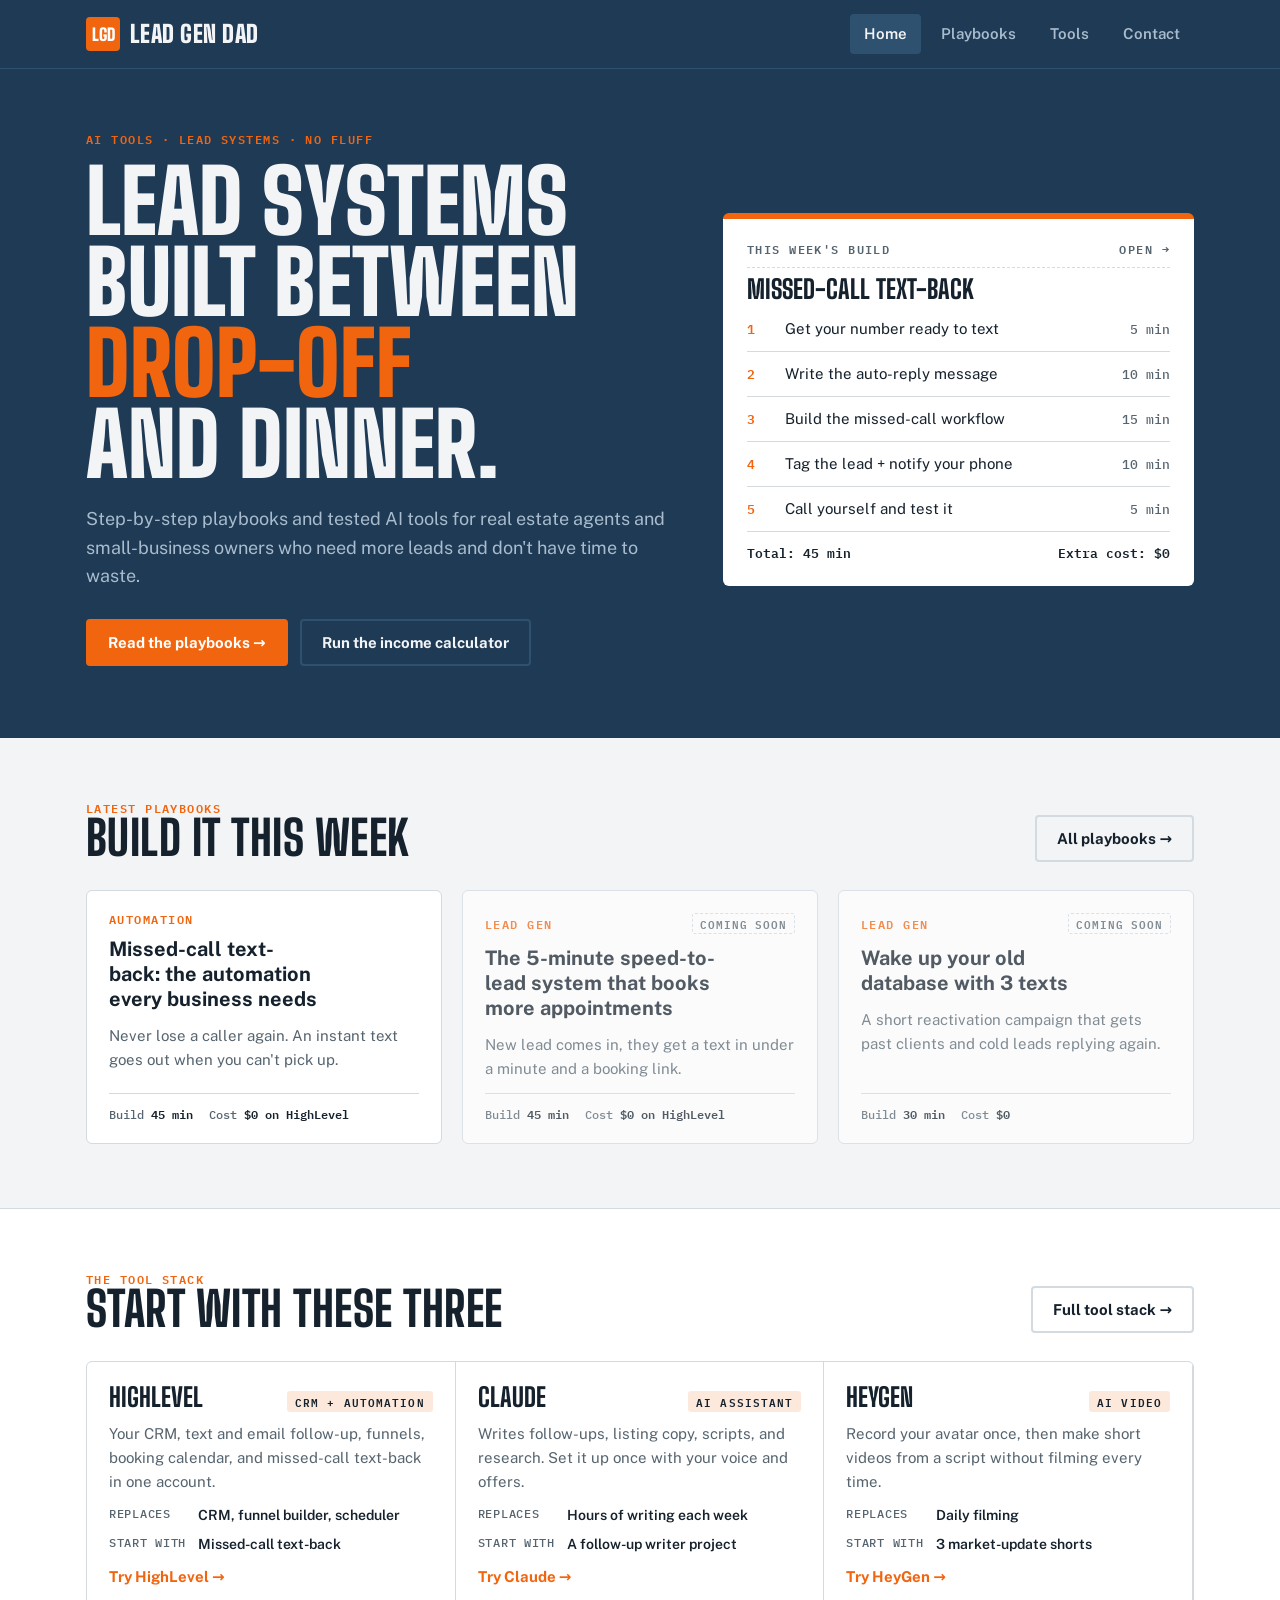
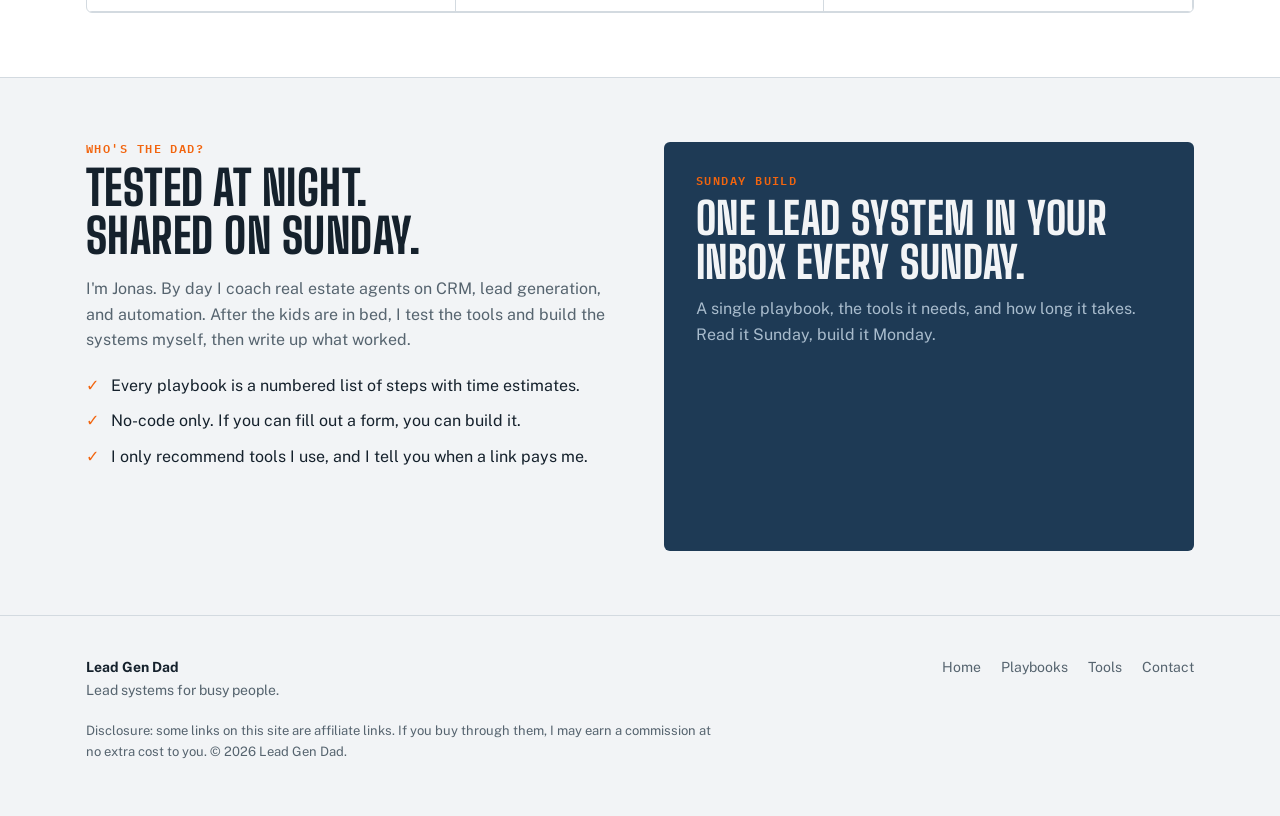
<file: index.html>
<!doctype html>
<html lang="en">
<head>
<meta charset="utf-8">
<meta name="viewport" content="width=device-width, initial-scale=1, viewport-fit=cover">
<title>Lead Gen Dad: AI Tools & Lead Systems for Busy People</title>
<meta name="description" content="Step-by-step lead generation playbooks and tested AI tools for real estate agents and small-business owners.">
<meta property="og:title" content="Lead Gen Dad: AI Tools & Lead Systems for Busy People">
<meta property="og:description" content="Step-by-step lead generation playbooks and tested AI tools for real estate agents and small-business owners.">
<meta property="og:type" content="website">
<link rel="icon" href="data:image/svg+xml,%3Csvg xmlns='http://www.w3.org/2000/svg' viewBox='0 0 32 32'%3E%3Crect width='32' height='32' rx='5' fill='%23F2650F'/%3E%3Ctext x='16' y='22' font-family='Arial' font-weight='900' font-size='14' text-anchor='middle' fill='white'%3ELGD%3C/text%3E%3C/svg%3E">
<link rel="preconnect" href="https://fonts.googleapis.com">
<link rel="preconnect" href="https://fonts.gstatic.com" crossorigin>
<link rel="stylesheet" href="https://fonts.googleapis.com/css2?family=Big+Shoulders+Display:wght@700;800;900&family=Public+Sans:wght@400;500;600;700&family=IBM+Plex+Mono:wght@500;600&display=swap">
<link rel="stylesheet" href="/assets/style.css">
</head>
<body>
<header>
  <div class="wrap nav">
    <a class="logo" href="/" aria-label="Lead Gen Dad home"><span class="logo-mark">LGD</span><span class="logo-text">Lead Gen Dad</span></a>
    <button class="menu-btn" id="menu-btn" type="button" aria-expanded="false" aria-controls="menu">Menu</button>
    <ul class="menu" id="menu">
      <li><a href="/" aria-current="page">Home</a></li>
      <li><a href="/playbooks/">Playbooks</a></li>
      <li><a href="/tools/">Tools</a></li>
      <li><a href="/contact/">Contact</a></li>
    </ul>
  </div>
</header>

<main>
  <div class="hero">
    <div class="wrap hero-grid">
      <div>
        <div class="label">AI tools · Lead systems · No fluff</div>
        <h1>Lead systems built between <em>drop-off</em> and dinner.</h1>
        <p>Step-by-step playbooks and tested AI tools for real estate agents and small-business owners who need more leads and don't have time to waste.</p>
        <div class="cta-row">
          <a class="btn btn-primary" href="/playbooks/">Read the playbooks →</a>
          <a class="btn btn-ghost" href="/tools/income-calculator/">Run the income calculator</a>
        </div>
      </div>
      <a class="order" href="/playbooks/missed-call-text-back/" aria-label="This week's build: missed-call text-back">
        <div class="order-head"><span class="label">This week's build</span><span class="label">Open →</span></div>
        <h3>Missed-call text-back</h3>
        <ol>
          <li>Get your number ready to text<span>5 min</span></li>
          <li>Write the auto-reply message<span>10 min</span></li>
          <li>Build the missed-call workflow<span>15 min</span></li>
          <li>Tag the lead + notify your phone<span>10 min</span></li>
          <li>Call yourself and test it<span>5 min</span></li>
        </ol>
        <div class="order-foot"><span>Total: 45 min</span><span>Extra cost: $0</span></div>
      </a>
    </div>
  </div>

  <section>
    <div class="wrap">
      <div class="sec-head">
        <div><div class="label">Latest playbooks</div><h2>Build it this week</h2></div>
        <a class="btn btn-line" href="/playbooks/">All playbooks →</a>
      </div>
      <div class="grid" id="home-grid"></div>
    </div>
  </section>

  <section class="tools-band">
    <div class="wrap">
      <div class="sec-head">
        <div><div class="label">The tool stack</div><h2>Start with these three</h2></div>
        <a class="btn btn-line" href="/tools/">Full tool stack →</a>
      </div>
      <div class="tools" id="home-tools"></div>
    </div>
  </section>

  <section>
    <div class="wrap split">
      <div class="about">
        <div class="label accent">Who's the dad?</div>
        <h2 style="margin-top:10px">Tested at night. Shared on Sunday.</h2>
        <p>I'm Jonas. By day I coach real estate agents on CRM, lead generation, and automation. After the kids are in bed, I test the tools and build the systems myself, then write up what worked.</p>
        <ul class="rules">
          <li>Every playbook is a numbered list of steps with time estimates.</li>
          <li>No-code only. If you can fill out a form, you can build it.</li>
          <li>I only recommend tools I use, and I tell you when a link pays me.</li>
        </ul>
      </div>
      <div class="signup">
          <div class="label accent">Sunday Build</div>
          <h2>One lead system in your inbox every Sunday.</h2>
          <p>A single playbook, the tools it needs, and how long it takes. Read it Sunday, build it Monday.</p>
          <div class="embed"><iframe src="https://api.leadconnectorhq.com/widget/form/XEtgKsr8KvdGn4hiLSvY" style="width:100%;height:150px;border:none;border-radius:8px" id="inline-XEtgKsr8KvdGn4hiLSvY" data-layout="{'id':'INLINE'}" data-trigger-type="alwaysShow" data-trigger-value="" data-activation-type="alwaysActivated" data-activation-value="" data-deactivation-type="neverDeactivate" data-deactivation-value="" data-form-name="LGD - Newsletter" data-height="150" data-layout-iframe-id="inline-XEtgKsr8KvdGn4hiLSvY" data-form-id="XEtgKsr8KvdGn4hiLSvY" title="LGD - Newsletter"></iframe></div>
        </div>
    </div>
  </section>
</main>

<footer>
  <div class="wrap">
    <div class="foot">
      <div><strong style="color:var(--ink)">Lead Gen Dad</strong><br>Lead systems for busy people.</div>
      <ul><li><a href="/">Home</a></li><li><a href="/playbooks/">Playbooks</a></li><li><a href="/tools/">Tools</a></li><li><a href="/contact/">Contact</a></li></ul>
    </div>
    <p class="disclose">Disclosure: some links on this site are affiliate links. If you buy through them, I may earn a commission at no extra cost to you. © 2026 Lead Gen Dad.</p>
  </div>
</footer>
<script src="https://link.msgsndr.com/js/form_embed.js"></script>
<script src="/assets/site.js"></script>
</body>
</html>
</file>
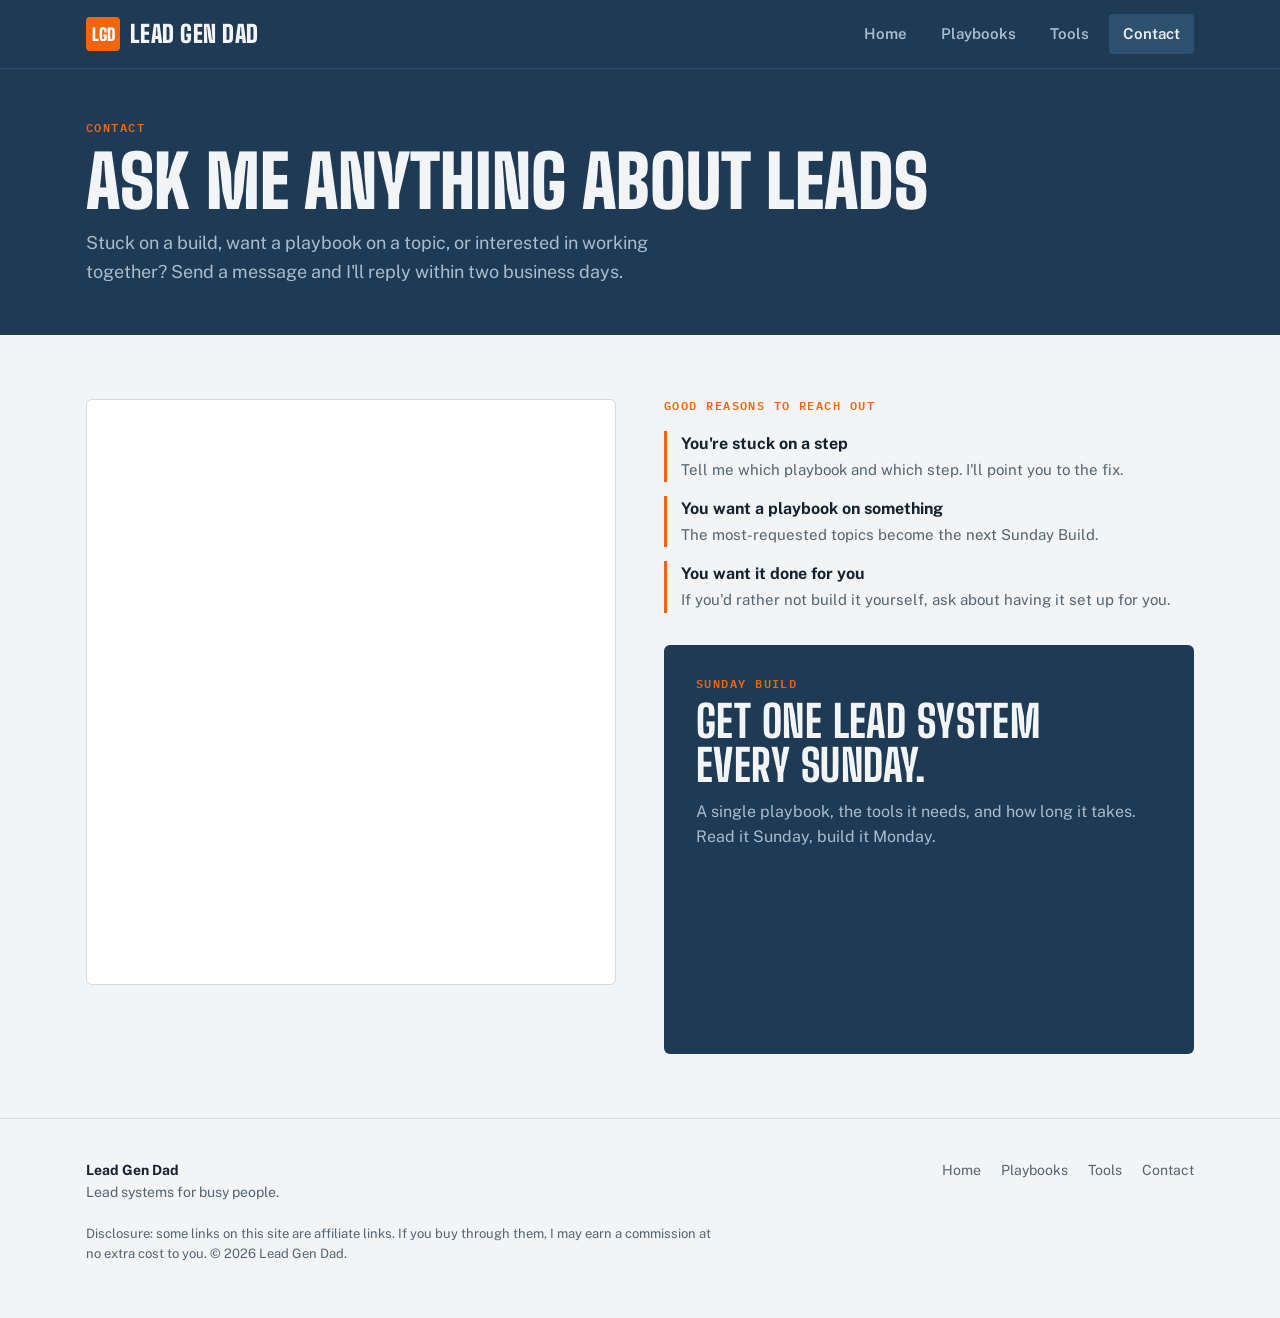
<file: contact/index.html>
<!doctype html>
<html lang="en">
<head>
<meta charset="utf-8">
<meta name="viewport" content="width=device-width, initial-scale=1, viewport-fit=cover">
<title>Contact | Lead Gen Dad</title>
<meta name="description" content="Ask a question about a playbook, request a topic, or get help setting up your lead system.">
<meta property="og:title" content="Contact | Lead Gen Dad">
<meta property="og:description" content="Ask a question about a playbook, request a topic, or get help setting up your lead system.">
<meta property="og:type" content="website">
<link rel="icon" href="data:image/svg+xml,%3Csvg xmlns='http://www.w3.org/2000/svg' viewBox='0 0 32 32'%3E%3Crect width='32' height='32' rx='5' fill='%23F2650F'/%3E%3Ctext x='16' y='22' font-family='Arial' font-weight='900' font-size='14' text-anchor='middle' fill='white'%3ELGD%3C/text%3E%3C/svg%3E">
<link rel="preconnect" href="https://fonts.googleapis.com">
<link rel="preconnect" href="https://fonts.gstatic.com" crossorigin>
<link rel="stylesheet" href="https://fonts.googleapis.com/css2?family=Big+Shoulders+Display:wght@700;800;900&family=Public+Sans:wght@400;500;600;700&family=IBM+Plex+Mono:wght@500;600&display=swap">
<link rel="stylesheet" href="/assets/style.css">
</head>
<body>
<header>
  <div class="wrap nav">
    <a class="logo" href="/" aria-label="Lead Gen Dad home"><span class="logo-mark">LGD</span><span class="logo-text">Lead Gen Dad</span></a>
    <button class="menu-btn" id="menu-btn" type="button" aria-expanded="false" aria-controls="menu">Menu</button>
    <ul class="menu" id="menu">
      <li><a href="/">Home</a></li>
      <li><a href="/playbooks/">Playbooks</a></li>
      <li><a href="/tools/">Tools</a></li>
      <li><a href="/contact/" aria-current="page">Contact</a></li>
    </ul>
  </div>
</header>

<main>
  <div class="hero"><div class="wrap page-head">
    <div class="label">Contact</div>
    <h1>Ask me anything about leads</h1>
    <p style="color:var(--hero-muted);max-width:58ch">Stuck on a build, want a playbook on a topic, or interested in working together? Send a message and I'll reply within two business days.</p>
  </div></div>
  <section>
    <div class="wrap split">
      <div class="contact-embed"><iframe src="https://api.leadconnectorhq.com/widget/form/ZdXsAhIQukBdTcFR6wGR" style="width:100%;height:560px;border:none;border-radius:8px" id="inline-ZdXsAhIQukBdTcFR6wGR" data-layout="{'id':'INLINE'}" data-trigger-type="alwaysShow" data-trigger-value="" data-activation-type="alwaysActivated" data-activation-value="" data-deactivation-type="neverDeactivate" data-deactivation-value="" data-form-name="LGD - Contact" data-height="560" data-layout-iframe-id="inline-ZdXsAhIQukBdTcFR6wGR" data-form-id="ZdXsAhIQukBdTcFR6wGR" title="LGD - Contact"></iframe></div>
      <div>
        <div class="label accent">Good reasons to reach out</div>
        <div class="reasons">
          <div class="reason"><b>You're stuck on a step</b><span>Tell me which playbook and which step. I'll point you to the fix.</span></div>
          <div class="reason"><b>You want a playbook on something</b><span>The most-requested topics become the next Sunday Build.</span></div>
          <div class="reason"><b>You want it done for you</b><span>If you'd rather not build it yourself, ask about having it set up for you.</span></div>
        </div>
        <div style="margin-top:32px">
        <div class="signup">
          <div class="label accent">Sunday Build</div>
          <h2>Get one lead system every Sunday.</h2>
          <p>A single playbook, the tools it needs, and how long it takes. Read it Sunday, build it Monday.</p>
          <div class="embed"><iframe src="https://api.leadconnectorhq.com/widget/form/XEtgKsr8KvdGn4hiLSvY" style="width:100%;height:150px;border:none;border-radius:8px" id="inline-XEtgKsr8KvdGn4hiLSvY" data-layout="{'id':'INLINE'}" data-trigger-type="alwaysShow" data-trigger-value="" data-activation-type="alwaysActivated" data-activation-value="" data-deactivation-type="neverDeactivate" data-deactivation-value="" data-form-name="LGD - Newsletter" data-height="150" data-layout-iframe-id="inline-XEtgKsr8KvdGn4hiLSvY" data-form-id="XEtgKsr8KvdGn4hiLSvY" title="LGD - Newsletter"></iframe></div>
        </div>
        </div>
      </div>
    </div>
  </section>
</main>

<footer>
  <div class="wrap">
    <div class="foot">
      <div><strong style="color:var(--ink)">Lead Gen Dad</strong><br>Lead systems for busy people.</div>
      <ul><li><a href="/">Home</a></li><li><a href="/playbooks/">Playbooks</a></li><li><a href="/tools/">Tools</a></li><li><a href="/contact/">Contact</a></li></ul>
    </div>
    <p class="disclose">Disclosure: some links on this site are affiliate links. If you buy through them, I may earn a commission at no extra cost to you. © 2026 Lead Gen Dad.</p>
  </div>
</footer>
<script src="https://link.msgsndr.com/js/form_embed.js"></script>
<script src="/assets/site.js"></script>
</body>
</html>
</file>
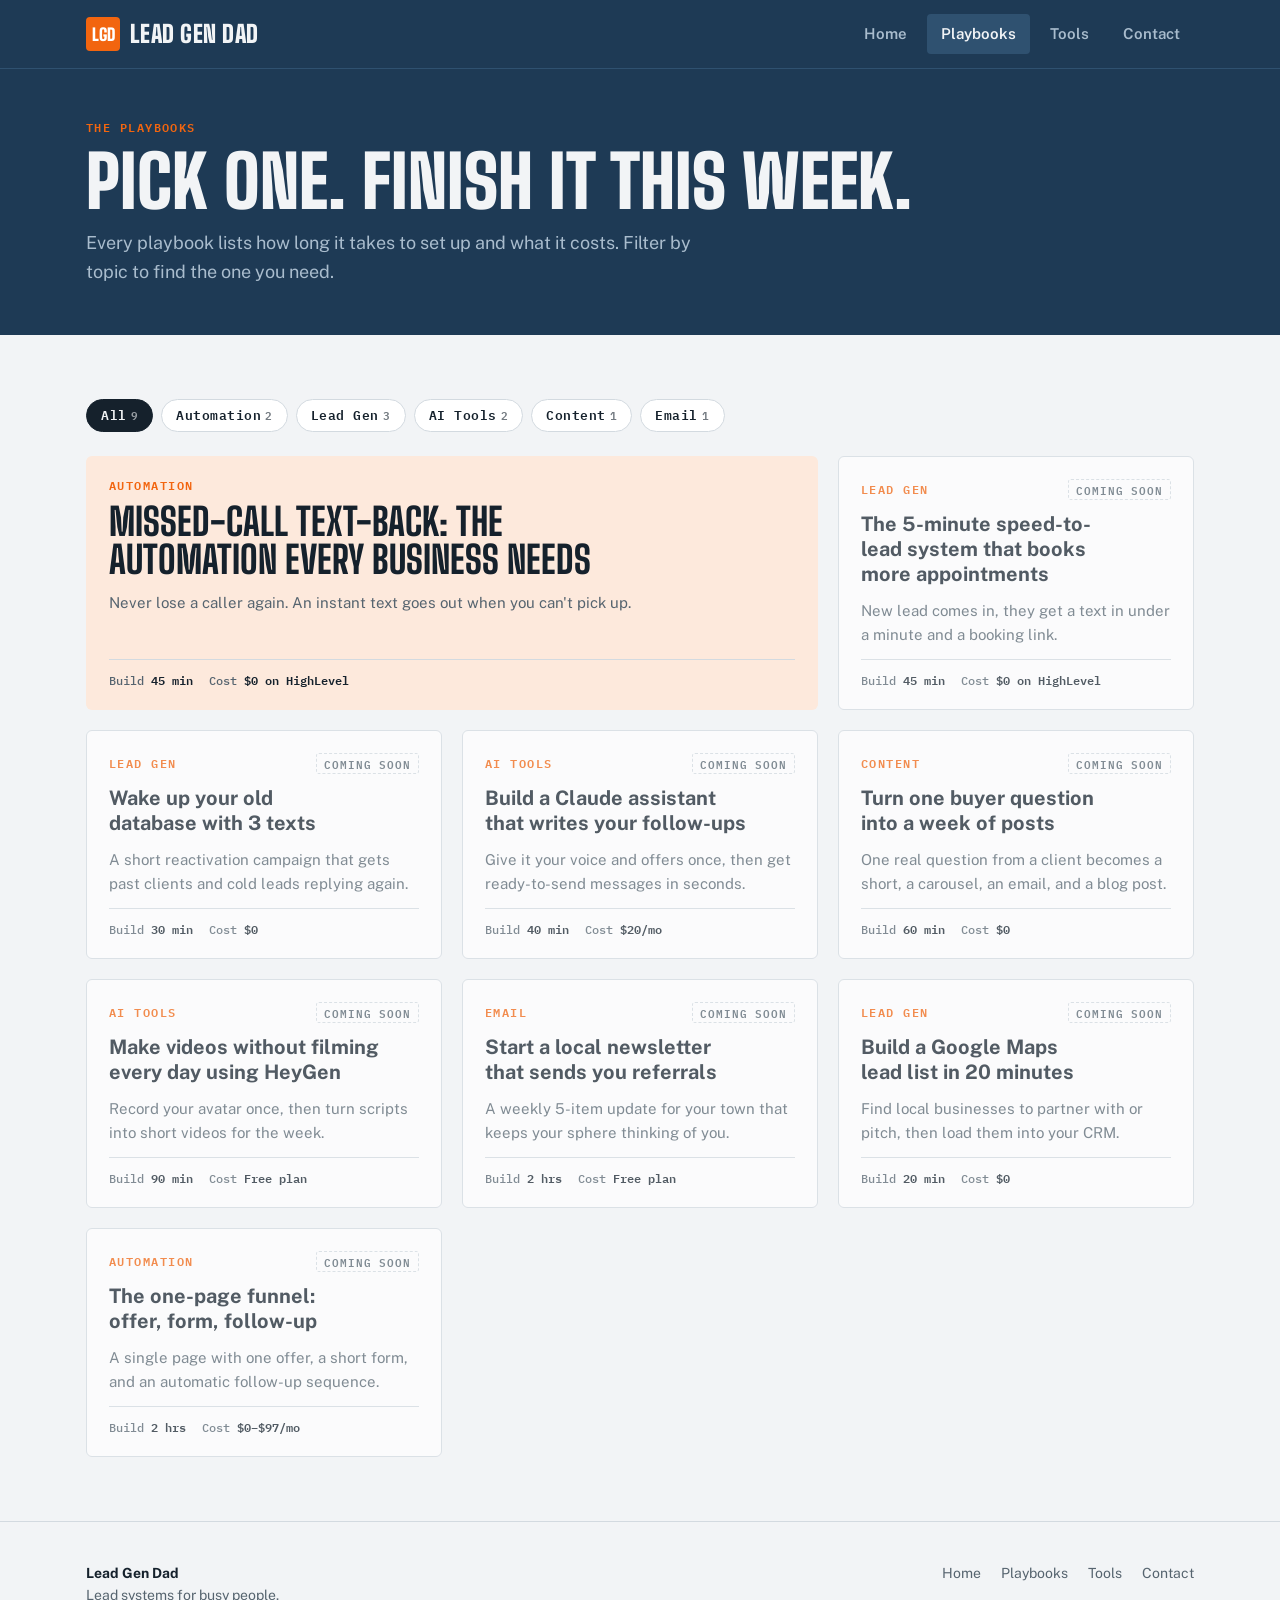
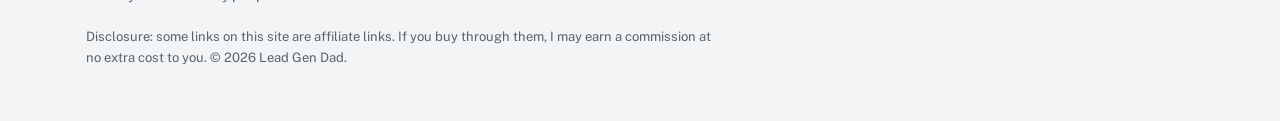
<file: playbooks/index.html>
<!doctype html>
<html lang="en">
<head>
<meta charset="utf-8">
<meta name="viewport" content="width=device-width, initial-scale=1, viewport-fit=cover">
<title>Playbooks | Lead Gen Dad</title>
<meta name="description" content="Step-by-step lead generation playbooks with build times and costs.">
<meta property="og:title" content="Playbooks | Lead Gen Dad">
<meta property="og:description" content="Step-by-step lead generation playbooks with build times and costs.">
<meta property="og:type" content="website">
<link rel="icon" href="data:image/svg+xml,%3Csvg xmlns='http://www.w3.org/2000/svg' viewBox='0 0 32 32'%3E%3Crect width='32' height='32' rx='5' fill='%23F2650F'/%3E%3Ctext x='16' y='22' font-family='Arial' font-weight='900' font-size='14' text-anchor='middle' fill='white'%3ELGD%3C/text%3E%3C/svg%3E">
<link rel="preconnect" href="https://fonts.googleapis.com">
<link rel="preconnect" href="https://fonts.gstatic.com" crossorigin>
<link rel="stylesheet" href="https://fonts.googleapis.com/css2?family=Big+Shoulders+Display:wght@700;800;900&family=Public+Sans:wght@400;500;600;700&family=IBM+Plex+Mono:wght@500;600&display=swap">
<link rel="stylesheet" href="/assets/style.css">
</head>
<body>
<header>
  <div class="wrap nav">
    <a class="logo" href="/" aria-label="Lead Gen Dad home"><span class="logo-mark">LGD</span><span class="logo-text">Lead Gen Dad</span></a>
    <button class="menu-btn" id="menu-btn" type="button" aria-expanded="false" aria-controls="menu">Menu</button>
    <ul class="menu" id="menu">
      <li><a href="/">Home</a></li>
      <li><a href="/playbooks/" aria-current="page">Playbooks</a></li>
      <li><a href="/tools/">Tools</a></li>
      <li><a href="/contact/">Contact</a></li>
    </ul>
  </div>
</header>

<main>
  <div class="hero"><div class="wrap page-head">
    <div class="label">The playbooks</div>
    <h1>Pick one. Finish it this week.</h1>
    <p style="color:var(--hero-muted);max-width:58ch">Every playbook lists how long it takes to set up and what it costs. Filter by topic to find the one you need.</p>
  </div></div>
  <section>
    <div class="wrap">
      <div class="chips" id="chips" role="group" aria-label="Filter playbooks by topic"></div>
      <div class="grid" id="grid"></div>
    </div>
  </section>
</main>

<footer>
  <div class="wrap">
    <div class="foot">
      <div><strong style="color:var(--ink)">Lead Gen Dad</strong><br>Lead systems for busy people.</div>
      <ul><li><a href="/">Home</a></li><li><a href="/playbooks/">Playbooks</a></li><li><a href="/tools/">Tools</a></li><li><a href="/contact/">Contact</a></li></ul>
    </div>
    <p class="disclose">Disclosure: some links on this site are affiliate links. If you buy through them, I may earn a commission at no extra cost to you. © 2026 Lead Gen Dad.</p>
  </div>
</footer>
<script src="/assets/site.js"></script>
</body>
</html>
</file>
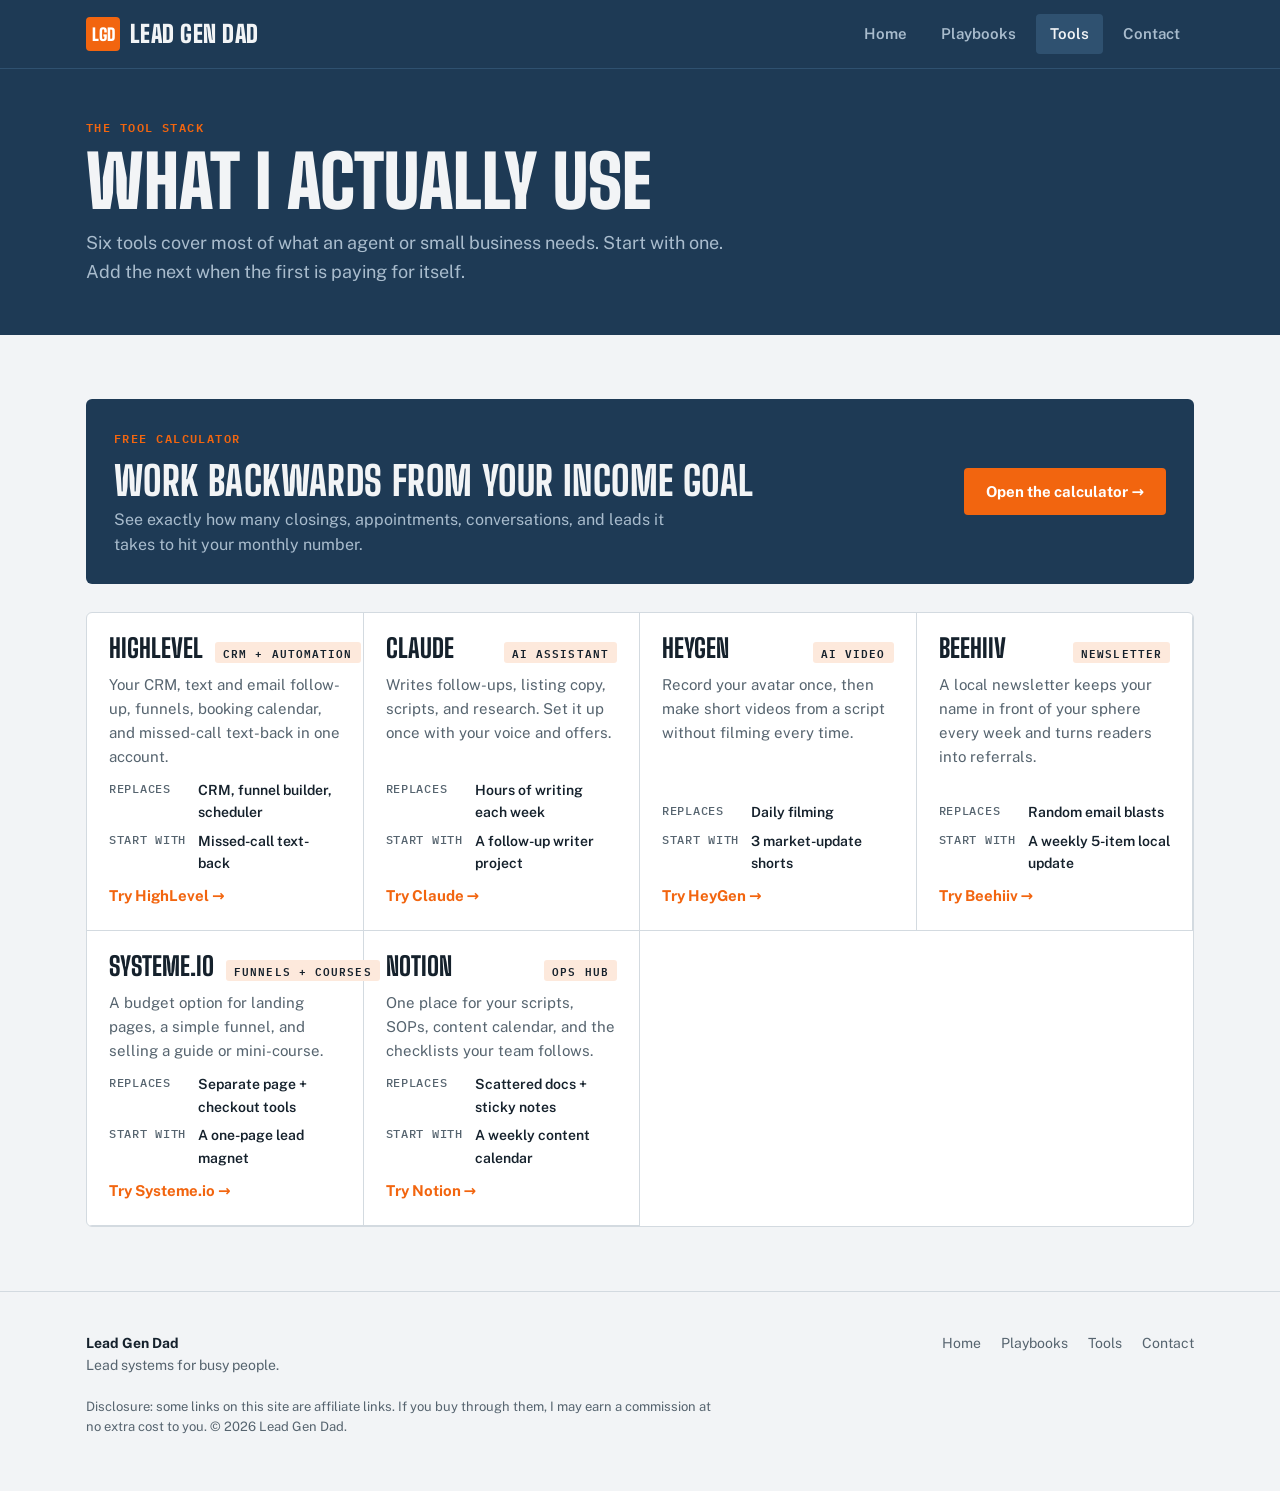
<file: tools/index.html>
<!doctype html>
<html lang="en">
<head>
<meta charset="utf-8">
<meta name="viewport" content="width=device-width, initial-scale=1, viewport-fit=cover">
<title>Tool Stack | Lead Gen Dad</title>
<meta name="description" content="The six tools I use to run lead generation, follow-up, and content.">
<meta property="og:title" content="Tool Stack | Lead Gen Dad">
<meta property="og:description" content="The six tools I use to run lead generation, follow-up, and content.">
<meta property="og:type" content="website">
<link rel="icon" href="data:image/svg+xml,%3Csvg xmlns='http://www.w3.org/2000/svg' viewBox='0 0 32 32'%3E%3Crect width='32' height='32' rx='5' fill='%23F2650F'/%3E%3Ctext x='16' y='22' font-family='Arial' font-weight='900' font-size='14' text-anchor='middle' fill='white'%3ELGD%3C/text%3E%3C/svg%3E">
<link rel="preconnect" href="https://fonts.googleapis.com">
<link rel="preconnect" href="https://fonts.gstatic.com" crossorigin>
<link rel="stylesheet" href="https://fonts.googleapis.com/css2?family=Big+Shoulders+Display:wght@700;800;900&family=Public+Sans:wght@400;500;600;700&family=IBM+Plex+Mono:wght@500;600&display=swap">
<link rel="stylesheet" href="/assets/style.css">
</head>
<body>
<header>
  <div class="wrap nav">
    <a class="logo" href="/" aria-label="Lead Gen Dad home"><span class="logo-mark">LGD</span><span class="logo-text">Lead Gen Dad</span></a>
    <button class="menu-btn" id="menu-btn" type="button" aria-expanded="false" aria-controls="menu">Menu</button>
    <ul class="menu" id="menu">
      <li><a href="/">Home</a></li>
      <li><a href="/playbooks/">Playbooks</a></li>
      <li><a href="/tools/" aria-current="page">Tools</a></li>
      <li><a href="/contact/">Contact</a></li>
    </ul>
  </div>
</header>

<main>
  <div class="hero"><div class="wrap page-head">
    <div class="label">The tool stack</div>
    <h1>What I actually use</h1>
    <p style="color:var(--hero-muted);max-width:58ch">Six tools cover most of what an agent or small business needs. Start with one. Add the next when the first is paying for itself.</p>
  </div></div>
  <section>
    <div class="wrap"><a class="feature-tool" href="/tools/income-calculator/">
        <div><span class="label">Free calculator</span><h2>Work backwards from your income goal</h2><p>See exactly how many closings, appointments, conversations, and leads it takes to hit your monthly number.</p></div>
        <span class="btn btn-primary">Open the calculator →</span>
      </a>
      <div class="tools" id="tools-grid"></div></div>
  </section>
</main>

<footer>
  <div class="wrap">
    <div class="foot">
      <div><strong style="color:var(--ink)">Lead Gen Dad</strong><br>Lead systems for busy people.</div>
      <ul><li><a href="/">Home</a></li><li><a href="/playbooks/">Playbooks</a></li><li><a href="/tools/">Tools</a></li><li><a href="/contact/">Contact</a></li></ul>
    </div>
    <p class="disclose">Disclosure: some links on this site are affiliate links. If you buy through them, I may earn a commission at no extra cost to you. © 2026 Lead Gen Dad.</p>
  </div>
</footer>
<script src="/assets/site.js"></script>
</body>
</html>
</file>
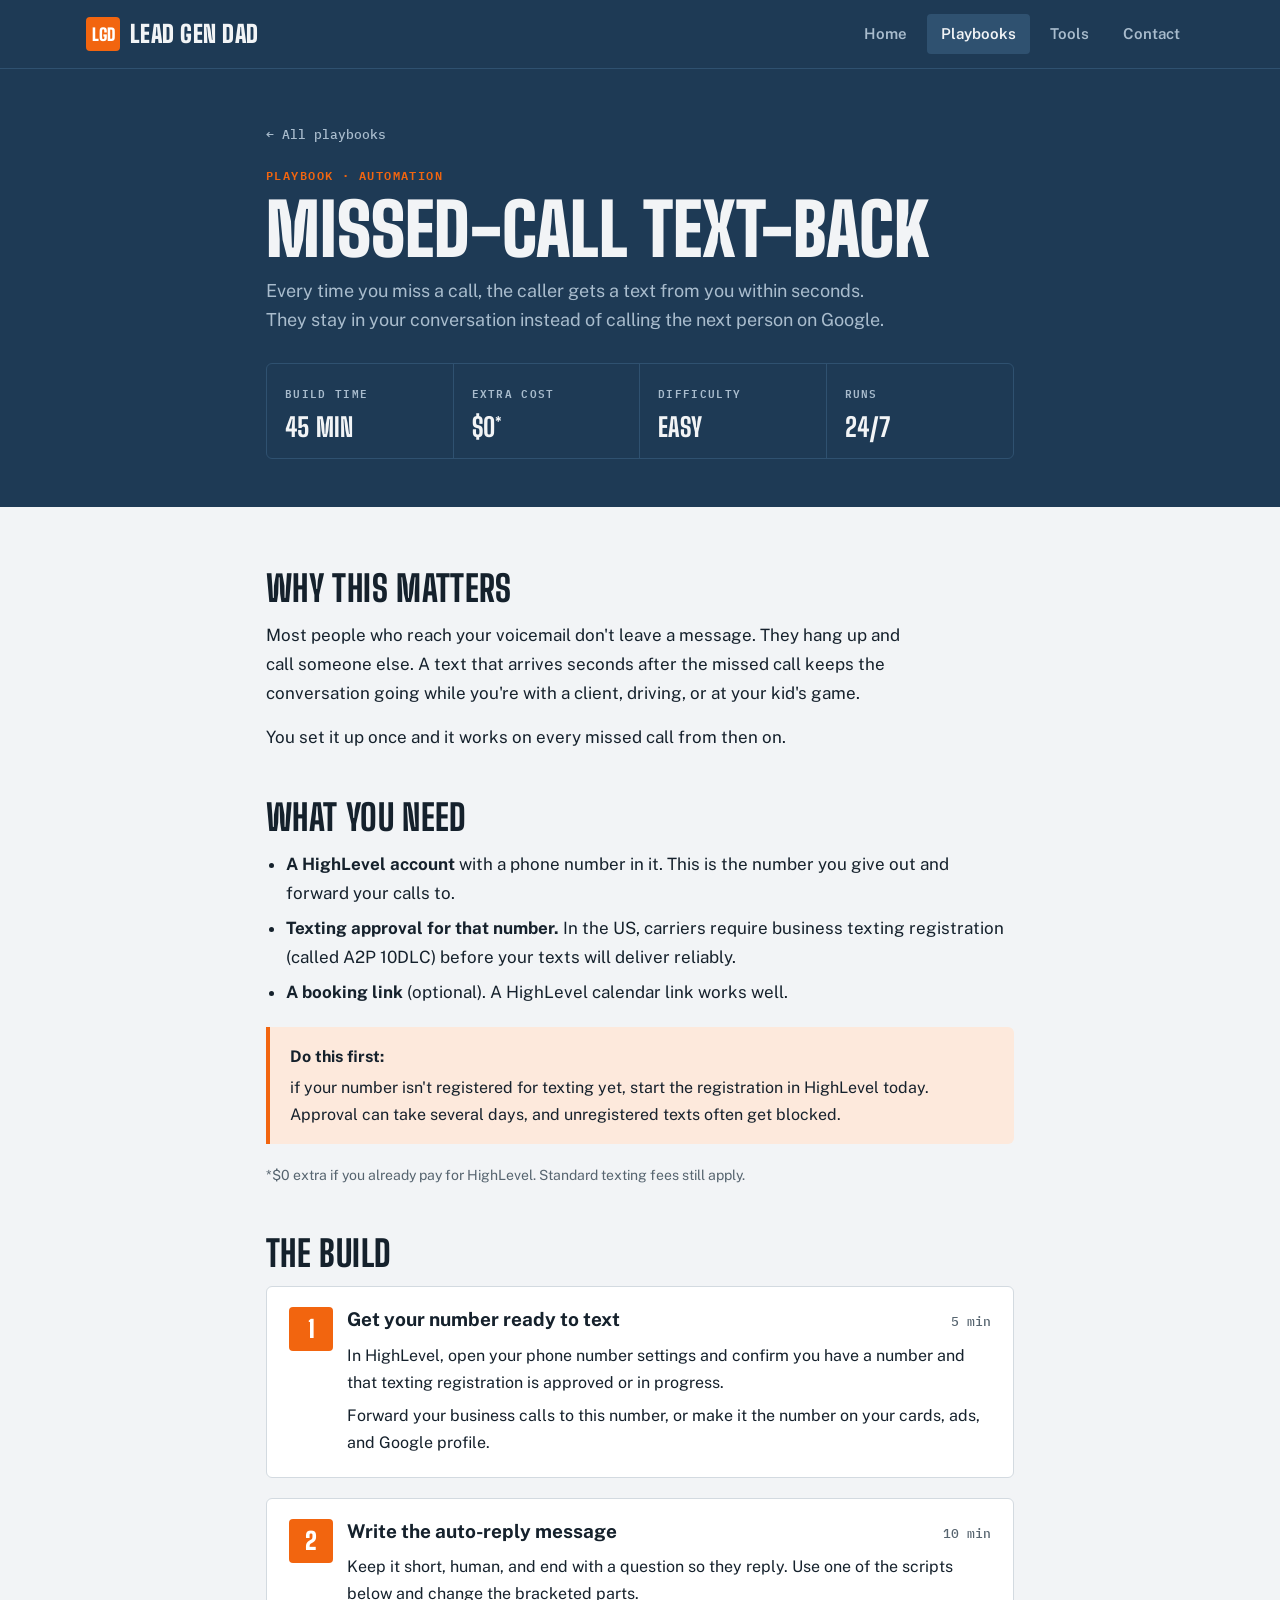
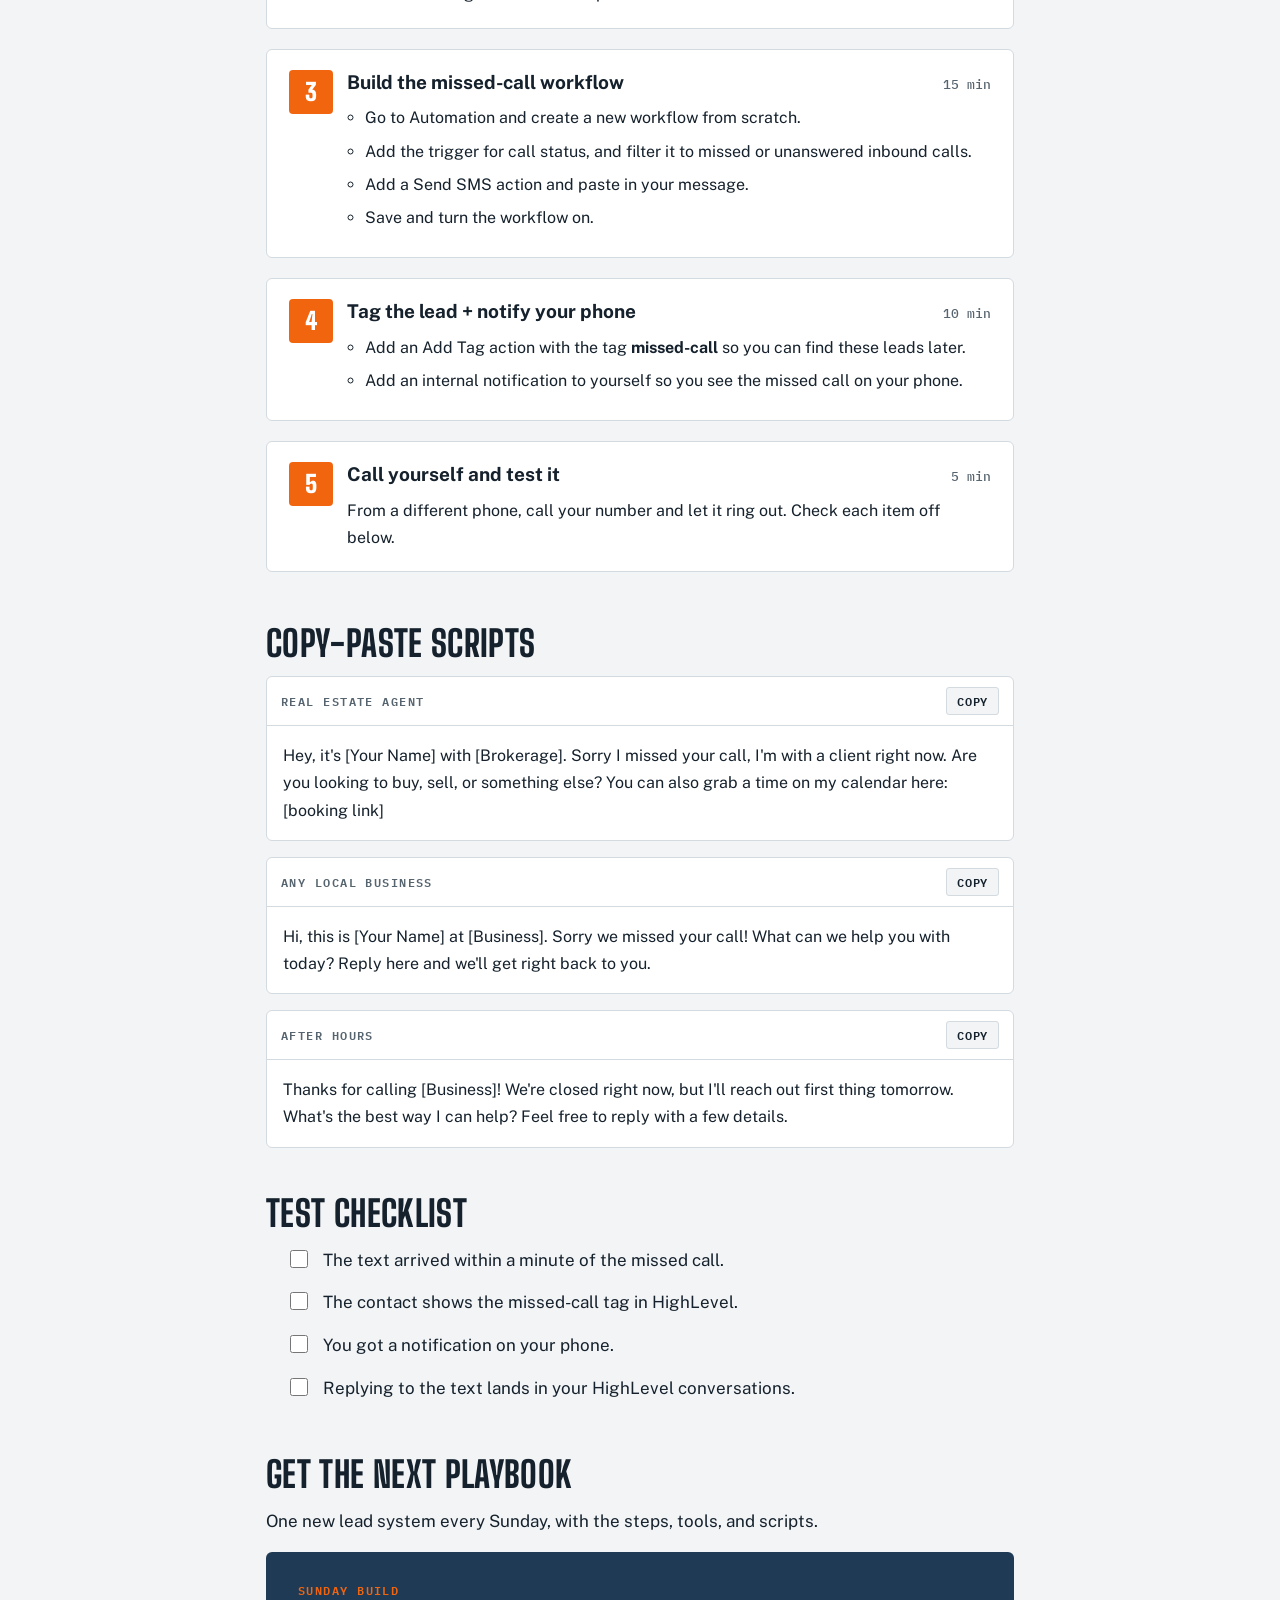
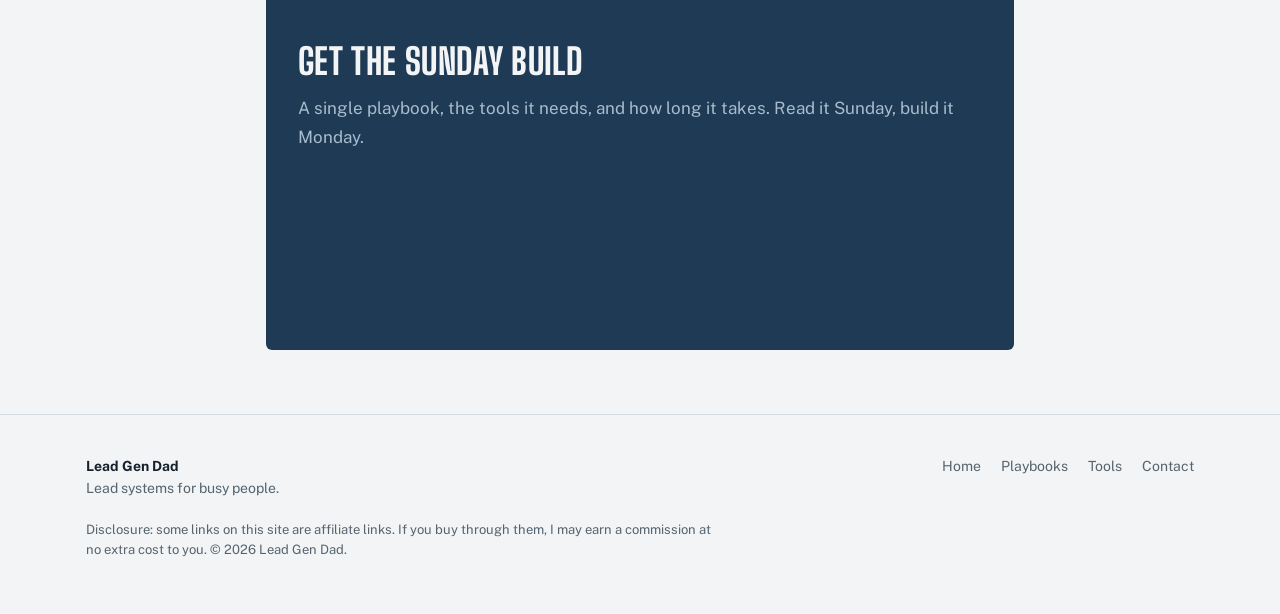
<file: playbooks/missed-call-text-back/index.html>
<!doctype html>
<html lang="en">
<head>
<meta charset="utf-8">
<meta name="viewport" content="width=device-width, initial-scale=1, viewport-fit=cover">
<title>Missed-Call Text-Back in HighLevel | Lead Gen Dad</title>
<meta name="description" content="Set up an automatic text that goes out every time you miss a call. 5 steps, 45 minutes, no code.">
<meta property="og:title" content="Missed-Call Text-Back in HighLevel | Lead Gen Dad">
<meta property="og:description" content="Set up an automatic text that goes out every time you miss a call. 5 steps, 45 minutes, no code.">
<meta property="og:type" content="website">
<link rel="icon" href="data:image/svg+xml,%3Csvg xmlns='http://www.w3.org/2000/svg' viewBox='0 0 32 32'%3E%3Crect width='32' height='32' rx='5' fill='%23F2650F'/%3E%3Ctext x='16' y='22' font-family='Arial' font-weight='900' font-size='14' text-anchor='middle' fill='white'%3ELGD%3C/text%3E%3C/svg%3E">
<link rel="preconnect" href="https://fonts.googleapis.com">
<link rel="preconnect" href="https://fonts.gstatic.com" crossorigin>
<link rel="stylesheet" href="https://fonts.googleapis.com/css2?family=Big+Shoulders+Display:wght@700;800;900&family=Public+Sans:wght@400;500;600;700&family=IBM+Plex+Mono:wght@500;600&display=swap">
<link rel="stylesheet" href="/assets/style.css">
</head>
<body>
<header>
  <div class="wrap nav">
    <a class="logo" href="/" aria-label="Lead Gen Dad home"><span class="logo-mark">LGD</span><span class="logo-text">Lead Gen Dad</span></a>
    <button class="menu-btn" id="menu-btn" type="button" aria-expanded="false" aria-controls="menu">Menu</button>
    <ul class="menu" id="menu">
      <li><a href="/">Home</a></li>
      <li><a href="/playbooks/" aria-current="page">Playbooks</a></li>
      <li><a href="/tools/">Tools</a></li>
      <li><a href="/contact/">Contact</a></li>
    </ul>
  </div>
</header>

<main>
  <div class="hero"><div class="wrap narrow page-head">
    <a class="crumb" href="/playbooks/">← All playbooks</a>
    <div class="label" style="margin-top:22px">Playbook · Automation</div>
    <h1>Missed-call text-back</h1>
    <p style="color:var(--hero-muted);max-width:58ch;font-size:18px">Every time you miss a call, the caller gets a text from you within seconds. They stay in your conversation instead of calling the next person on Google.</p>
    <div class="scorecard">
      <div class="score"><span class="label">Build time</span><b>45 min</b></div>
      <div class="score"><span class="label">Extra cost</span><b>$0*</b></div>
      <div class="score"><span class="label">Difficulty</span><b>Easy</b></div>
      <div class="score"><span class="label">Runs</span><b>24/7</b></div>
    </div>
  </div></div>

  <section>
    <div class="wrap narrow article">
      <h2>Why this matters</h2>
      <p>Most people who reach your voicemail don't leave a message. They hang up and call someone else. A text that arrives seconds after the missed call keeps the conversation going while you're with a client, driving, or at your kid's game.</p>
      <p>You set it up once and it works on every missed call from then on.</p>

      <h2>What you need</h2>
      <ul>
        <li><b>A HighLevel account</b> with a phone number in it. This is the number you give out and forward your calls to.</li>
        <li><b>Texting approval for that number.</b> In the US, carriers require business texting registration (called A2P 10DLC) before your texts will deliver reliably.</li>
        <li><b>A booking link</b> (optional). A HighLevel calendar link works well.</li>
      </ul>
      <div class="callout"><b>Do this first:</b> if your number isn't registered for texting yet, start the registration in HighLevel today. Approval can take several days, and unregistered texts often get blocked.</div>
      <p style="font-size:14px;color:var(--muted)">*$0 extra if you already pay for HighLevel. Standard texting fees still apply.</p>

      <h2>The build</h2>
      <ol class="steps">
        <li class="step">
          <div class="step-head"><h3>Get your number ready to text</h3><span>5 min</span></div>
          <div class="step-body">
            <p>In HighLevel, open your phone number settings and confirm you have a number and that texting registration is approved or in progress.</p>
            <p>Forward your business calls to this number, or make it the number on your cards, ads, and Google profile.</p>
          </div>
        </li>
        <li class="step">
          <div class="step-head"><h3>Write the auto-reply message</h3><span>10 min</span></div>
          <div class="step-body">
            <p>Keep it short, human, and end with a question so they reply. Use one of the scripts below and change the bracketed parts.</p>
          </div>
        </li>
        <li class="step">
          <div class="step-head"><h3>Build the missed-call workflow</h3><span>15 min</span></div>
          <div class="step-body">
            <ul>
              <li>Go to Automation and create a new workflow from scratch.</li>
              <li>Add the trigger for call status, and filter it to missed or unanswered inbound calls.</li>
              <li>Add a Send SMS action and paste in your message.</li>
              <li>Save and turn the workflow on.</li>
            </ul>
          </div>
        </li>
        <li class="step">
          <div class="step-head"><h3>Tag the lead + notify your phone</h3><span>10 min</span></div>
          <div class="step-body">
            <ul>
              <li>Add an Add Tag action with the tag <b>missed-call</b> so you can find these leads later.</li>
              <li>Add an internal notification to yourself so you see the missed call on your phone.</li>
            </ul>
          </div>
        </li>
        <li class="step">
          <div class="step-head"><h3>Call yourself and test it</h3><span>5 min</span></div>
          <div class="step-body">
            <p>From a different phone, call your number and let it ring out. Check each item off below.</p>
          </div>
        </li>
      </ol>

      <h2>Copy-paste scripts</h2>
      <div class="script">
        <div class="script-head"><span class="label">Real estate agent</span><button class="copy" type="button" data-copy="s1">Copy</button></div>
        <p id="s1">Hey, it's [Your Name] with [Brokerage]. Sorry I missed your call, I'm with a client right now. Are you looking to buy, sell, or something else? You can also grab a time on my calendar here: [booking link]</p>
      </div>
      <div class="script">
        <div class="script-head"><span class="label">Any local business</span><button class="copy" type="button" data-copy="s2">Copy</button></div>
        <p id="s2">Hi, this is [Your Name] at [Business]. Sorry we missed your call! What can we help you with today? Reply here and we'll get right back to you.</p>
      </div>
      <div class="script">
        <div class="script-head"><span class="label">After hours</span><button class="copy" type="button" data-copy="s3">Copy</button></div>
        <p id="s3">Thanks for calling [Business]! We're closed right now, but I'll reach out first thing tomorrow. What's the best way I can help? Feel free to reply with a few details.</p>
      </div>

      <h2>Test checklist</h2>
      <ul class="checklist">
        <li><label><input type="checkbox" id="t1">The text arrived within a minute of the missed call.</label></li>
        <li><label><input type="checkbox" id="t2">The contact shows the missed-call tag in HighLevel.</label></li>
        <li><label><input type="checkbox" id="t3">You got a notification on your phone.</label></li>
        <li><label><input type="checkbox" id="t4">Replying to the text lands in your HighLevel conversations.</label></li>
      </ul>

      <h2>Get the next playbook</h2>
      <p>One new lead system every Sunday, with the steps, tools, and scripts.</p>
      <div class="signup">
          <div class="label accent">Sunday Build</div>
          <h2>Get the Sunday Build</h2>
          <p>A single playbook, the tools it needs, and how long it takes. Read it Sunday, build it Monday.</p>
          <div class="embed"><iframe src="https://api.leadconnectorhq.com/widget/form/XEtgKsr8KvdGn4hiLSvY" style="width:100%;height:150px;border:none;border-radius:8px" id="inline-XEtgKsr8KvdGn4hiLSvY" data-layout="{'id':'INLINE'}" data-trigger-type="alwaysShow" data-trigger-value="" data-activation-type="alwaysActivated" data-activation-value="" data-deactivation-type="neverDeactivate" data-deactivation-value="" data-form-name="LGD - Newsletter" data-height="150" data-layout-iframe-id="inline-XEtgKsr8KvdGn4hiLSvY" data-form-id="XEtgKsr8KvdGn4hiLSvY" title="LGD - Newsletter"></iframe></div>
        </div>
    </div>
  </section>
</main>

<footer>
  <div class="wrap">
    <div class="foot">
      <div><strong style="color:var(--ink)">Lead Gen Dad</strong><br>Lead systems for busy people.</div>
      <ul><li><a href="/">Home</a></li><li><a href="/playbooks/">Playbooks</a></li><li><a href="/tools/">Tools</a></li><li><a href="/contact/">Contact</a></li></ul>
    </div>
    <p class="disclose">Disclosure: some links on this site are affiliate links. If you buy through them, I may earn a commission at no extra cost to you. © 2026 Lead Gen Dad.</p>
  </div>
</footer>
<script src="https://link.msgsndr.com/js/form_embed.js"></script>
<script src="/assets/site.js"></script>
</body>
</html>
</file>
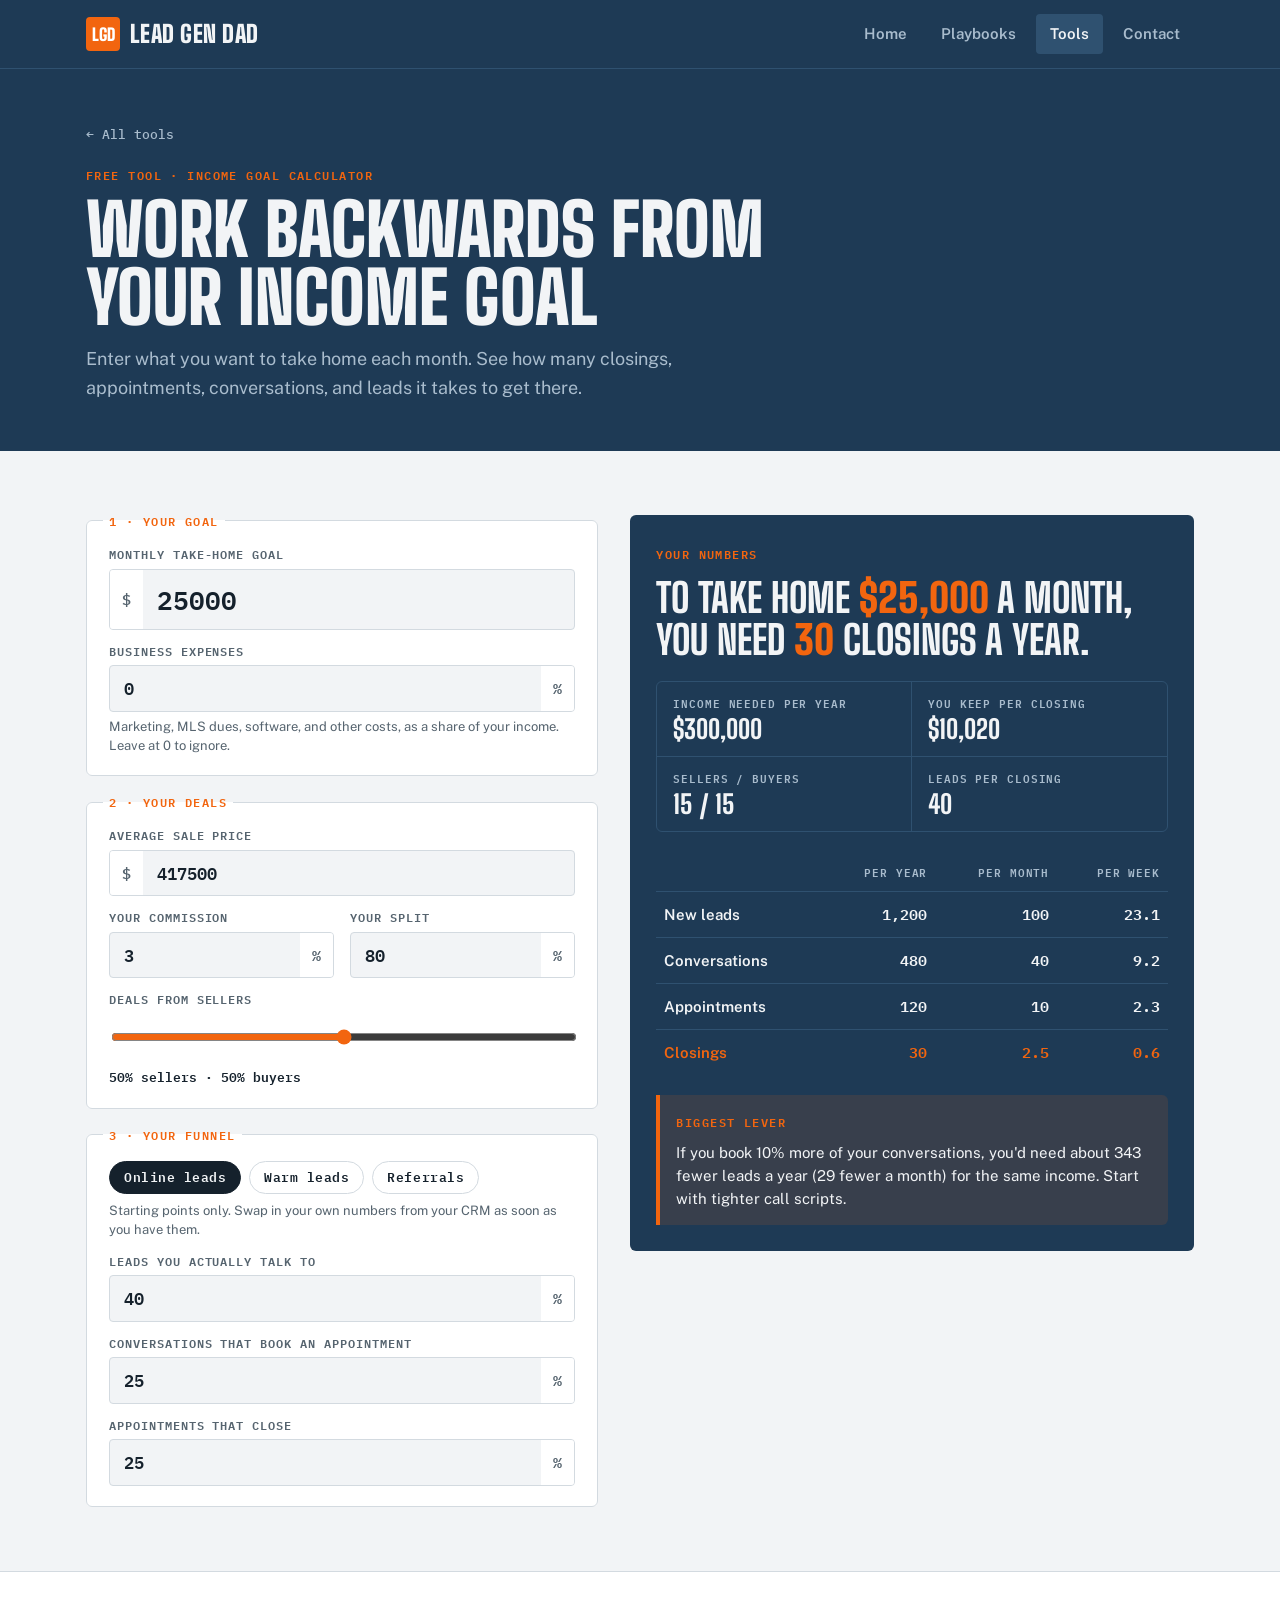
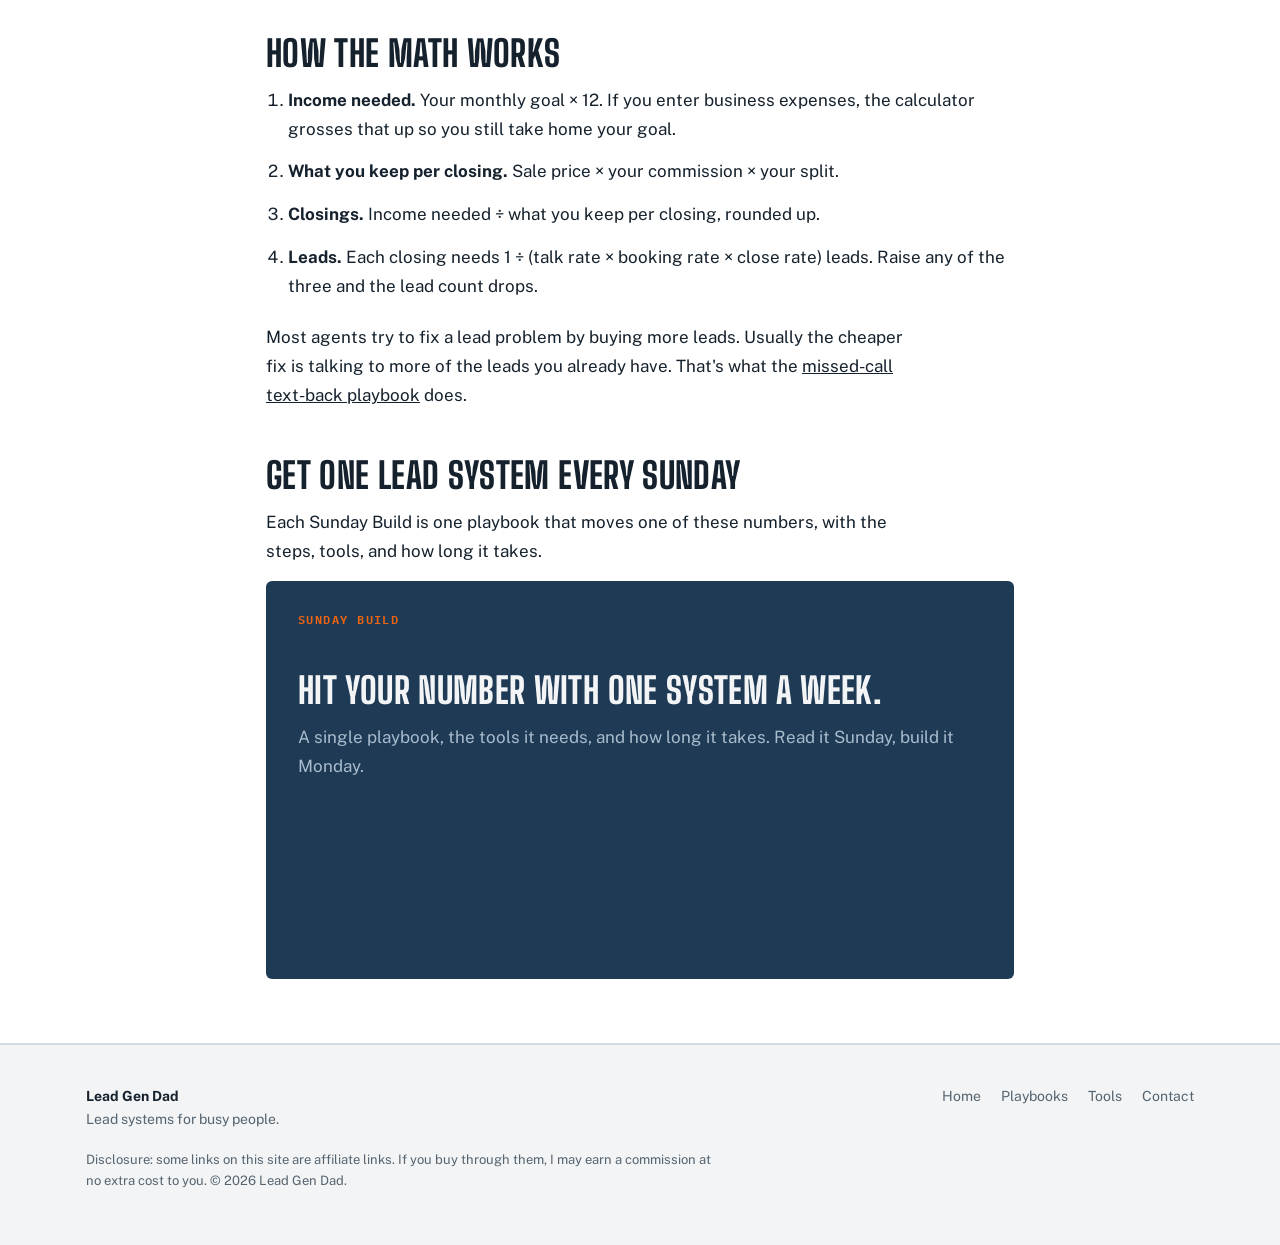
<file: tools/income-calculator/index.html>
<!doctype html>
<html lang="en">
<head>
<meta charset="utf-8">
<meta name="viewport" content="width=device-width, initial-scale=1, viewport-fit=cover">
<title>Income Goal Calculator for Real Estate Agents | Lead Gen Dad</title>
<meta name="description" content="Enter your monthly income goal and see how many closings, appointments, conversations, and leads you need. Free, no signup.">
<meta property="og:title" content="Income Goal Calculator for Real Estate Agents | Lead Gen Dad">
<meta property="og:description" content="Enter your monthly income goal and see how many closings, appointments, conversations, and leads you need. Free, no signup.">
<meta property="og:type" content="website">
<link rel="icon" href="data:image/svg+xml,%3Csvg xmlns='http://www.w3.org/2000/svg' viewBox='0 0 32 32'%3E%3Crect width='32' height='32' rx='5' fill='%23F2650F'/%3E%3Ctext x='16' y='22' font-family='Arial' font-weight='900' font-size='14' text-anchor='middle' fill='white'%3ELGD%3C/text%3E%3C/svg%3E">
<link rel="preconnect" href="https://fonts.googleapis.com">
<link rel="preconnect" href="https://fonts.gstatic.com" crossorigin>
<link rel="stylesheet" href="https://fonts.googleapis.com/css2?family=Big+Shoulders+Display:wght@700;800;900&family=Public+Sans:wght@400;500;600;700&family=IBM+Plex+Mono:wght@500;600&display=swap">
<link rel="stylesheet" href="/assets/style.css">
</head>
<body>
<header>
  <div class="wrap nav">
    <a class="logo" href="/" aria-label="Lead Gen Dad home"><span class="logo-mark">LGD</span><span class="logo-text">Lead Gen Dad</span></a>
    <button class="menu-btn" id="menu-btn" type="button" aria-expanded="false" aria-controls="menu">Menu</button>
    <ul class="menu" id="menu">
      <li><a href="/">Home</a></li>
      <li><a href="/playbooks/">Playbooks</a></li>
      <li><a href="/tools/" aria-current="page">Tools</a></li>
      <li><a href="/contact/">Contact</a></li>
    </ul>
  </div>
</header>

<main>
  <div class="hero"><div class="wrap page-head">
    <a class="crumb" href="/tools/">← All tools</a>
    <div class="label" style="margin-top:22px">Free tool · Income goal calculator</div>
    <h1>Work backwards from your income goal</h1>
    <p style="color:var(--hero-muted);max-width:60ch;font-size:18px">Enter what you want to take home each month. See how many closings, appointments, conversations, and leads it takes to get there.</p>
  </div></div>

  <section>
    <div class="wrap calc">
      <form class="calc-inputs" id="calc-form" novalidate>
        <fieldset>
          <legend class="label">1 · Your goal</legend>
          <div class="field big">
            <label for="goal">Monthly take-home goal</label>
            <div class="affix"><span>$</span><input id="goal" type="number" inputmode="decimal" min="0" step="500" value="25000"></div>
          </div>
          <div class="field">
            <label for="expenses">Business expenses</label>
            <div class="affix suffix"><input id="expenses" type="number" inputmode="decimal" min="0" max="90" step="1" value="0"><span>%</span></div>
            <small>Marketing, MLS dues, software, and other costs, as a share of your income. Leave at 0 to ignore.</small>
          </div>
        </fieldset>

        <fieldset>
          <legend class="label">2 · Your deals</legend>
          <div class="field">
            <label for="price">Average sale price</label>
            <div class="affix"><span>$</span><input id="price" type="number" inputmode="decimal" min="0" step="5000" value="417500"></div>
          </div>
          <div class="row2">
            <div class="field">
              <label for="commission">Your commission</label>
              <div class="affix suffix"><input id="commission" type="number" inputmode="decimal" min="0" max="10" step="0.25" value="3"><span>%</span></div>
            </div>
            <div class="field">
              <label for="split">Your split</label>
              <div class="affix suffix"><input id="split" type="number" inputmode="decimal" min="0" max="100" step="5" value="80"><span>%</span></div>
            </div>
          </div>
          <div class="field">
            <label for="sellers">Deals from sellers</label>
            <div class="slider"><input id="sellers" type="range" min="0" max="100" step="5" value="50"><output id="sellers-out" for="sellers">50% sellers · 50% buyers</output></div>
          </div>
        </fieldset>

        <fieldset>
          <legend class="label">3 · Your funnel</legend>
          <div class="presets" role="group" aria-label="Lead source starting points">
            <button type="button" class="chip" data-preset="cold" aria-pressed="true">Online leads</button>
            <button type="button" class="chip" data-preset="warm" aria-pressed="false">Warm leads</button>
            <button type="button" class="chip" data-preset="referral" aria-pressed="false">Referrals</button>
          </div>
          <small class="preset-note">Starting points only. Swap in your own numbers from your CRM as soon as you have them.</small>
          <div class="field">
            <label for="contact">Leads you actually talk to</label>
            <div class="affix suffix"><input id="contact" type="number" inputmode="decimal" min="1" max="100" step="5" value="40"><span>%</span></div>
          </div>
          <div class="field">
            <label for="appt">Conversations that book an appointment</label>
            <div class="affix suffix"><input id="appt" type="number" inputmode="decimal" min="1" max="100" step="5" value="25"><span>%</span></div>
          </div>
          <div class="field">
            <label for="close">Appointments that close</label>
            <div class="affix suffix"><input id="close" type="number" inputmode="decimal" min="1" max="100" step="5" value="25"><span>%</span></div>
          </div>
        </fieldset>
      </form>

      <div class="calc-results" aria-live="polite">
        <div class="result-head">
          <span class="label">Your numbers</span>
          <p class="headline">To take home <b id="r-goal">$25,000</b> a month, you need <b id="r-closings">30</b> closings a year.</p>
          <p class="error" id="calc-error" hidden></p>
        </div>

        <dl class="money">
          <div><dt>Income needed per year</dt><dd id="r-annual">$300,000</dd></div>
          <div><dt>You keep per closing</dt><dd id="r-per">$10,020</dd></div>
          <div><dt>Sellers / buyers</dt><dd id="r-mix">15 / 15</dd></div>
          <div><dt>Leads per closing</dt><dd id="r-lpc">40</dd></div>
        </dl>

        <div class="funnel-table">
          <table>
            <thead><tr><th scope="col"></th><th scope="col">Per year</th><th scope="col">Per month</th><th scope="col">Per week</th></tr></thead>
            <tbody>
              <tr><th scope="row">New leads</th><td id="y-leads"></td><td id="m-leads"></td><td id="w-leads"></td></tr>
              <tr><th scope="row">Conversations</th><td id="y-conv"></td><td id="m-conv"></td><td id="w-conv"></td></tr>
              <tr><th scope="row">Appointments</th><td id="y-appt"></td><td id="m-appt"></td><td id="w-appt"></td></tr>
              <tr class="total"><th scope="row">Closings</th><td id="y-close"></td><td id="m-close"></td><td id="w-close"></td></tr>
            </tbody>
          </table>
        </div>

        <div class="leak" id="leak">
          <span class="label">Biggest lever</span>
          <p id="leak-text"></p>
        </div>
      </div>
    </div>
  </section>

  <section class="tools-band">
    <div class="wrap narrow article">
      <h2>How the math works</h2>
      <ol class="mathsteps">
        <li><b>Income needed.</b> Your monthly goal × 12. If you enter business expenses, the calculator grosses that up so you still take home your goal.</li>
        <li><b>What you keep per closing.</b> Sale price × your commission × your split.</li>
        <li><b>Closings.</b> Income needed ÷ what you keep per closing, rounded up.</li>
        <li><b>Leads.</b> Each closing needs 1 ÷ (talk rate × booking rate × close rate) leads. Raise any of the three and the lead count drops.</li>
      </ol>
      <p>Most agents try to fix a lead problem by buying more leads. Usually the cheaper fix is talking to more of the leads you already have. That's what the <a href="/playbooks/missed-call-text-back/">missed-call text-back playbook</a> does.</p>

      <h2>Get one lead system every Sunday</h2>
      <p>Each Sunday Build is one playbook that moves one of these numbers, with the steps, tools, and how long it takes.</p>
      <div class="signup">
          <div class="label accent">Sunday Build</div>
          <h2>Hit your number with one system a week.</h2>
          <p>A single playbook, the tools it needs, and how long it takes. Read it Sunday, build it Monday.</p>
          <div class="embed"><iframe src="https://api.leadconnectorhq.com/widget/form/XEtgKsr8KvdGn4hiLSvY" style="width:100%;height:150px;border:none;border-radius:8px" id="inline-XEtgKsr8KvdGn4hiLSvY" data-layout="{'id':'INLINE'}" data-trigger-type="alwaysShow" data-trigger-value="" data-activation-type="alwaysActivated" data-activation-value="" data-deactivation-type="neverDeactivate" data-deactivation-value="" data-form-name="LGD - Newsletter" data-height="150" data-layout-iframe-id="inline-XEtgKsr8KvdGn4hiLSvY" data-form-id="XEtgKsr8KvdGn4hiLSvY" title="LGD - Newsletter"></iframe></div>
      </div>
    </div>
  </section>
</main>

<footer>
  <div class="wrap">
    <div class="foot">
      <div><strong style="color:var(--ink)">Lead Gen Dad</strong><br>Lead systems for busy people.</div>
      <ul><li><a href="/">Home</a></li><li><a href="/playbooks/">Playbooks</a></li><li><a href="/tools/">Tools</a></li><li><a href="/contact/">Contact</a></li></ul>
    </div>
    <p class="disclose">Disclosure: some links on this site are affiliate links. If you buy through them, I may earn a commission at no extra cost to you. © 2026 Lead Gen Dad.</p>
  </div>
</footer>
<script src="https://link.msgsndr.com/js/form_embed.js"></script>
<script src="/assets/site.js"></script>
<script src="/assets/calculator.js"></script>
</body>
</html>
</file>
<file: assets/style.css>
/* Lead Gen Dad — shared styles for every page.
   Colors and fonts live in the :root block below. Change a value there and it updates site-wide. */
:root{
  --bg:#F2F4F6; --surface:#FFFFFF; --ink:#15212C; --muted:#56646F; --line:#D3DAE0;
  --accent:#F2650F; --accent-ink:#FFFFFF; --accent-soft:#FDE9DC;
  --hero-bg:#1E3A55; --hero-fg:#F2F4F6; --hero-muted:#A9BCCD; --hero-line:#2F5170;
  --display:"Big Shoulders Display","Arial Narrow",Impact,sans-serif;
  --body:"Public Sans",system-ui,-apple-system,"Segoe UI",sans-serif;
  --mono:"IBM Plex Mono",ui-monospace,Menlo,Consolas,monospace;
  color-scheme:light;
}
@media (prefers-color-scheme:dark){:root{
  --bg:#0E151C; --surface:#16212B; --ink:#E6ECF1; --muted:#94A3B0; --line:#25333F;
  --accent:#FF7A2B; --accent-ink:#15212C; --accent-soft:#3A2414;
  --hero-bg:#122638; --hero-fg:#E6ECF1; --hero-muted:#8FA6BA; --hero-line:#22405A; color-scheme:dark}}

*{box-sizing:border-box}
html{-webkit-text-size-adjust:100%}
body{margin:0;background:var(--bg);color:var(--ink);font:16px/1.6 var(--body)}
img{max-width:100%;height:auto}
[hidden]{display:none!important}
a{color:inherit}
:focus-visible{outline:3px solid var(--accent);outline-offset:3px}
.wrap{max-width:1140px;margin:0 auto;padding-left:max(16px,env(safe-area-inset-left,0px));padding-right:max(16px,env(safe-area-inset-right,0px))}
.narrow{max-width:780px}
.label{font:600 12px/1 var(--mono);letter-spacing:.12em;text-transform:uppercase}
.accent{color:var(--accent)}
h1,h2,h3{text-wrap:balance;margin:0}
h2{font:800 clamp(34px,5vw,48px)/1 var(--display);text-transform:uppercase;letter-spacing:.01em}
.btn{display:inline-flex;align-items:center;gap:8px;font:700 15px/1 var(--body);padding:14px 20px;border-radius:4px;text-decoration:none;border:2px solid transparent;cursor:pointer}
.btn-primary{background:var(--accent);color:var(--accent-ink)}
.btn-primary:hover{filter:brightness(1.08)}
.btn-ghost{border-color:var(--hero-line);color:var(--hero-fg)}
.btn-ghost:hover{border-color:var(--hero-fg)}
.btn-line{border-color:var(--line);color:var(--ink)}
.btn-line:hover{border-color:var(--ink)}
.sr{position:absolute;left:-9999px}

/* header + nav */
header{position:sticky;top:0;z-index:9;background:var(--hero-bg);color:var(--hero-fg);border-bottom:1px solid var(--hero-line)}
.nav{display:flex;align-items:center;justify-content:space-between;gap:16px;padding-block:14px;position:relative}
.logo{display:flex;align-items:center;gap:10px;text-decoration:none}
.logo-mark{width:34px;height:34px;border-radius:4px;background:var(--accent);color:var(--accent-ink);display:grid;place-items:center;font:900 17px/1 var(--display)}
.logo-text{font:900 24px/1 var(--display);text-transform:uppercase;letter-spacing:.02em}
.menu{display:flex;gap:6px;list-style:none;margin:0;padding:0}
.menu a{display:block;text-decoration:none;font-weight:600;font-size:15px;color:var(--hero-muted);padding:8px 14px;border-radius:4px}
.menu a:hover{color:var(--hero-fg)}
.menu a[aria-current="page"]{color:var(--hero-fg);background:var(--hero-line)}
.menu-btn{display:none;background:none;border:2px solid var(--hero-line);color:var(--hero-fg);border-radius:4px;padding:8px 12px;font:600 13px/1 var(--mono);letter-spacing:.08em;text-transform:uppercase;cursor:pointer}
@media (max-width:700px){
  .menu-btn{display:block}
  .menu{display:none;position:absolute;right:max(16px,env(safe-area-inset-right,0px));top:calc(100% + 1px);flex-direction:column;gap:2px;background:var(--hero-bg);border:1px solid var(--hero-line);border-top:0;padding:8px;min-width:200px;border-radius:0 0 6px 6px}
  .menu.open{display:flex}
  .menu a{padding:12px 14px}
}

/* hero + page headers */
.hero{background:var(--hero-bg);color:var(--hero-fg)}
.hero-grid{display:grid;grid-template-columns:1.25fr 1fr;gap:48px;align-items:center;padding-block:64px 72px}
.hero-grid>*{min-width:0}
.hero .label{color:var(--accent)}
.hero h1{font:900 clamp(46px,7.5vw,88px)/.92 var(--display);text-transform:uppercase;margin-block:16px 20px}
.hero h1 em{font-style:normal;color:var(--accent)}
.hero p{color:var(--hero-muted);font-size:18px;max-width:56ch;margin:0 0 28px}
.cta-row{display:flex;flex-wrap:wrap;gap:12px}
.page-head{padding-block:52px 48px}
.page-head h1{font:900 clamp(44px,6.5vw,72px)/.95 var(--display);text-transform:uppercase;margin-block:14px 14px}
.page-head p{margin:0}
.order{background:var(--surface);color:var(--ink);border-radius:6px;border-top:6px solid var(--accent);padding:24px;text-decoration:none;display:block}
.order:hover{box-shadow:0 0 0 2px var(--accent)}
.order-head{display:flex;justify-content:space-between;gap:12px;align-items:baseline;border-bottom:1px dashed var(--line);padding-bottom:12px;margin-bottom:8px}
.order-head .label{color:var(--muted)}
.order h3{font:800 26px/1.05 var(--display);text-transform:uppercase;margin-block:8px 4px}
.order ol{list-style:none;margin:0;padding:0;counter-reset:s}
.order li{counter-increment:s;display:grid;grid-template-columns:28px 1fr auto;gap:10px;align-items:baseline;padding-block:10px;border-bottom:1px solid var(--line);font-size:15px}
.order li::before{content:counter(s);font:600 13px/1 var(--mono);color:var(--accent)}
.order li span{font:500 13px/1 var(--mono);color:var(--muted);font-variant-numeric:tabular-nums;white-space:nowrap}
.order-foot{display:flex;justify-content:space-between;gap:12px;flex-wrap:wrap;padding-top:12px;font:600 13px/1.4 var(--mono);font-variant-numeric:tabular-nums}
@media (max-width:860px){.hero-grid{grid-template-columns:1fr;gap:36px;padding-block:44px 52px}}

/* sections */
section{padding-block:64px}
.sec-head{display:flex;justify-content:space-between;align-items:end;gap:16px 24px;flex-wrap:wrap;margin-bottom:28px}
.sec-head>div{min-width:0}
.sec-head p{color:var(--muted);margin:8px 0 0;max-width:56ch}
.sec-head .label{color:var(--accent)}

.chips{display:flex;flex-wrap:wrap;gap:8px;margin-bottom:24px}
.chip{font:600 13px/1 var(--mono);letter-spacing:.04em;padding:9px 14px;border-radius:999px;border:1px solid var(--line);background:var(--surface);color:var(--ink);cursor:pointer}
.chip[aria-pressed="true"]{background:var(--ink);color:var(--bg);border-color:var(--ink)}
.chip small{opacity:.6;margin-left:4px}

.grid{display:grid;grid-template-columns:repeat(3,1fr);gap:20px}
@media (max-width:900px){.grid{grid-template-columns:repeat(2,1fr)}}
@media (max-width:580px){.grid{grid-template-columns:1fr}}
.card{background:var(--surface);border:1px solid var(--line);border-radius:6px;padding:22px;display:flex;flex-direction:column;gap:12px;text-decoration:none;min-width:0;transition:border-color .15s,transform .15s}
a.card:hover{border-color:var(--accent);transform:translateY(-2px)}
.card .label{color:var(--accent)}
.card-top{display:flex;justify-content:space-between;gap:8px;align-items:center}
.soon{font:600 11px/1 var(--mono);letter-spacing:.08em;text-transform:uppercase;color:var(--muted);border:1px dashed var(--line);padding:4px 7px;border-radius:3px}
.card.is-soon{opacity:.72}
.card h3{font:700 20px/1.25 var(--body)}
.card p{margin:0;color:var(--muted);font-size:15px}
.meta{margin-top:auto;display:flex;gap:16px;flex-wrap:wrap;padding-top:14px;border-top:1px solid var(--line);font:500 12px/1 var(--mono);color:var(--muted);font-variant-numeric:tabular-nums}
.meta b{color:var(--ink);font-weight:600}
.card.feature{grid-column:span 2;background:var(--accent-soft);border-color:transparent}
.card.feature h3{font:800 clamp(28px,3.4vw,38px)/1 var(--display);text-transform:uppercase}
@media (max-width:580px){.card.feature{grid-column:auto}}

/* tools */
.tools-band{background:var(--surface);border-block:1px solid var(--line)}
.tools{display:grid;grid-template-columns:repeat(auto-fit,minmax(260px,1fr));border:1px solid var(--line);border-radius:6px;overflow:hidden;background:var(--surface)}
.tool{padding:22px;border-right:1px solid var(--line);border-bottom:1px solid var(--line);display:flex;flex-direction:column;gap:10px;min-width:0}
.tool-top{display:flex;justify-content:space-between;align-items:baseline;gap:12px}
.tool h3{font:800 26px/1 var(--display);text-transform:uppercase}
.tool .use{font:600 11px/1 var(--mono);letter-spacing:.1em;text-transform:uppercase;padding:5px 8px;border-radius:3px;background:var(--accent-soft);color:var(--ink);white-space:nowrap}
.tool p{margin:0;color:var(--muted);font-size:15px}
.tool dl{margin:auto 0 0;display:grid;grid-template-columns:auto 1fr;gap:6px 12px;font-size:14px}
.tool dt{font:500 12px/1.6 var(--mono);color:var(--muted);text-transform:uppercase;letter-spacing:.06em}
.tool dd{margin:0;font-weight:600}
.tool a{font-weight:700;color:var(--accent);text-decoration:none;font-size:15px}
.tool a:hover{text-decoration:underline}

/* about, signup, contact */
.split{display:grid;grid-template-columns:1fr 1fr;gap:48px;align-items:start}
.split>*{min-width:0}
@media (max-width:820px){.split{grid-template-columns:1fr}}
.about p{color:var(--muted);max-width:58ch}
.rules{list-style:none;padding:0;margin:20px 0 0;display:grid;gap:10px}
.rules li{display:flex;gap:12px;align-items:baseline}
.rules li::before{content:"✓";color:var(--accent);font-weight:700}
.signup{background:var(--hero-bg);color:var(--hero-fg);border-radius:6px;padding:32px}
.signup h2{font-size:clamp(32px,4.4vw,44px);margin-top:10px}
.signup p{color:var(--hero-muted);margin:12px 0 22px}
.signup form{display:flex;gap:10px;flex-wrap:wrap}
.signup input{flex:1 1 220px;min-width:0;padding:14px 16px;border-radius:4px;border:2px solid var(--hero-line);background:transparent;color:var(--hero-fg);font:500 16px var(--body)}
.signup input::placeholder{color:var(--hero-muted)}
.note{font:500 13px/1.5 var(--mono);color:var(--accent);margin-top:14px;min-height:1.5em}
.contact-form{background:var(--surface);border:1px solid var(--line);border-radius:6px;padding:28px;display:grid;gap:16px}
.field{display:grid;gap:6px}
.field label{font:600 12px/1 var(--mono);letter-spacing:.1em;text-transform:uppercase;color:var(--muted)}
.field input,.field select,.field textarea{width:100%;padding:12px 14px;border-radius:4px;border:1px solid var(--line);background:var(--bg);color:var(--ink);font:500 16px/1.4 var(--body)}
.field textarea{min-height:140px;resize:vertical}
.field input:focus,.field select:focus,.field textarea:focus{outline:none;border-color:var(--accent)}
.row2{display:grid;grid-template-columns:1fr 1fr;gap:16px}
@media (max-width:520px){.row2{grid-template-columns:1fr}}
.reasons{display:grid;gap:14px;margin-top:20px}
.reason{border-left:3px solid var(--accent);padding-left:14px}
.reason b{display:block}
.reason span{color:var(--muted);font-size:15px}

/* playbook article pages */
.crumb{font:500 13px/1 var(--mono);color:var(--hero-muted);text-decoration:none}
.crumb:hover{color:var(--hero-fg)}
.scorecard{display:grid;grid-template-columns:repeat(4,1fr);gap:0;margin-top:28px;border:1px solid var(--hero-line);border-radius:6px;overflow:hidden}
.score{padding:16px 18px;border-right:1px solid var(--hero-line);min-width:0}
.score:last-child{border-right:0}
.score .label{color:var(--hero-muted);font-size:11px}
.score b{display:block;font:800 26px/1.1 var(--display);text-transform:uppercase;margin-top:8px;color:var(--hero-fg)}
@media (max-width:640px){.scorecard{grid-template-columns:1fr 1fr}.score:nth-child(2){border-right:0}.score:nth-child(-n+2){border-bottom:1px solid var(--hero-line)}}
.article{font-size:17px;line-height:1.7}
.article h2{font-size:clamp(28px,4vw,36px);margin:48px 0 14px}
.article h2:first-child{margin-top:0}
.article p{margin:0 0 16px;max-width:66ch}
.article ul{padding-left:20px;margin:0 0 16px}
.article li{margin-bottom:6px}
.steps{list-style:none;margin:0;padding:0;display:grid;gap:14px;counter-reset:st}
.step{counter-increment:st;background:var(--surface);border:1px solid var(--line);border-radius:6px;padding:20px 22px;display:grid;grid-template-columns:44px 1fr;gap:4px 14px}
.step::before{content:counter(st);grid-row:span 2;width:44px;height:44px;border-radius:4px;background:var(--accent);color:var(--accent-ink);display:grid;place-items:center;font:900 24px/1 var(--display)}
.step-head{display:flex;justify-content:space-between;gap:12px;align-items:baseline;flex-wrap:wrap}
.step-head h3{font:700 19px/1.3 var(--body)}
.step-head span{font:500 13px/1 var(--mono);color:var(--muted);white-space:nowrap}
.step-body{grid-column:2;min-width:0}
.step-body p,.step-body ul{font-size:16px;margin:6px 0 0}
.step-body ul{padding-left:18px}
.callout{border-left:4px solid var(--accent);background:var(--accent-soft);padding:16px 20px;border-radius:0 6px 6px 0;margin:20px 0;font-size:16px}
.callout b{display:block;margin-bottom:4px}
.script{background:var(--surface);border:1px solid var(--line);border-radius:6px;margin:0 0 16px;overflow:hidden}
.script-head{display:flex;justify-content:space-between;align-items:center;gap:12px;padding:10px 14px;border-bottom:1px solid var(--line)}
.script-head .label{color:var(--muted)}
.copy{font:600 12px/1 var(--mono);letter-spacing:.06em;text-transform:uppercase;padding:7px 10px;border-radius:3px;border:1px solid var(--line);background:var(--bg);color:var(--ink);cursor:pointer}
.copy:hover{border-color:var(--accent)}
.script p{margin:0;padding:16px;font-size:16px;max-width:none}
.checklist{list-style:none;padding:0;margin:0 0 16px;display:grid;gap:8px}
.checklist label{display:flex;gap:12px;align-items:flex-start;cursor:pointer}
.checklist input{width:18px;height:18px;margin-top:4px;accent-color:var(--accent);flex:none}

footer{border-top:1px solid var(--line);padding-block:40px;color:var(--muted);font-size:14px}
.foot{display:flex;justify-content:space-between;gap:24px;flex-wrap:wrap}
.foot ul{list-style:none;margin:0;padding:0;display:flex;gap:20px;flex-wrap:wrap}
.foot a{text-decoration:none}.foot a:hover{color:var(--ink)}
.disclose{margin-top:20px;font-size:13px;max-width:80ch}

@media (prefers-reduced-motion:reduce){*{transition:none!important}}

/* HighLevel form embeds */
.signup{background:#1E3A55;color:#F2F4F6}
.signup p{color:#A9BCCD}
.embed{margin-top:4px}
.embed iframe{display:block;min-height:150px}
.contact-embed{background:#FFFFFF;border:1px solid var(--line);border-radius:6px;padding:12px}
.contact-embed iframe{display:block;min-height:560px}

/* Income goal calculator */
.calc{display:grid;grid-template-columns:minmax(0,1fr) minmax(0,1.1fr);gap:32px;align-items:start}
@media (max-width:900px){.calc{grid-template-columns:1fr}}
.calc-inputs{display:grid;gap:20px}
.calc-inputs fieldset{border:1px solid var(--line);background:var(--surface);border-radius:6px;padding:20px 22px;margin:0;display:grid;gap:14px;min-width:0}
.calc-inputs legend{color:var(--accent);padding:0 6px;margin-left:-6px}
.calc-inputs .field label{font:600 12px/1.3 var(--mono);letter-spacing:.08em;text-transform:uppercase;color:var(--muted)}
.calc-inputs small{color:var(--muted);font-size:13px;line-height:1.45}
.affix{display:flex;align-items:stretch;border:1px solid var(--line);border-radius:4px;background:var(--bg);overflow:hidden}
.affix:focus-within{border-color:var(--accent)}
.affix span{display:grid;place-items:center;padding:0 12px;font:600 15px var(--mono);color:var(--muted);background:var(--surface)}
.affix input{flex:1;min-width:0;border:0!important;background:transparent!important;padding:12px 14px;font:600 17px/1.2 var(--mono);color:var(--ink);font-variant-numeric:tabular-nums}
.affix input:focus{outline:none}
.field.big .affix input{font-size:26px;padding:14px}
.slider{display:grid;gap:6px}
.slider input{width:100%;accent-color:var(--accent)}
.slider output{font:600 13px var(--mono);color:var(--ink)}
.presets{display:flex;flex-wrap:wrap;gap:8px}
.preset-note{margin-top:-6px}
.calc-results{position:sticky;top:84px;background:var(--hero-bg);color:var(--hero-fg);border-radius:6px;padding:26px;display:grid;gap:20px;min-width:0}
@media (max-width:900px){.calc-results{position:static}}
.result-head .label{color:var(--accent)}
.headline{font:800 clamp(28px,3.6vw,40px)/1.05 var(--display);text-transform:uppercase;margin:10px 0 0;text-wrap:balance}
.headline b{color:var(--accent);font-weight:900}
.error{background:#5A1F12;color:#FFD9CC;border-radius:4px;padding:10px 12px;margin:12px 0 0;font-size:14px}
.money{display:grid;grid-template-columns:repeat(2,minmax(0,1fr));gap:0;margin:0;border:1px solid var(--hero-line);border-radius:6px;overflow:hidden}
.money div{padding:14px 16px;border-right:1px solid var(--hero-line);border-bottom:1px solid var(--hero-line);min-width:0}
.money div:nth-child(2n){border-right:0}
.money div:nth-last-child(-n+2){border-bottom:0}
.money dt{font:600 11px/1.3 var(--mono);letter-spacing:.08em;text-transform:uppercase;color:var(--hero-muted)}
.money dd{margin:6px 0 0;font:800 26px/1 var(--display);font-variant-numeric:tabular-nums}
.funnel-table{overflow-x:auto}
.funnel-table table{width:100%;border-collapse:collapse;font-variant-numeric:tabular-nums}
.funnel-table th,.funnel-table td{padding:10px 8px;text-align:right;border-bottom:1px solid var(--hero-line);font:600 15px var(--mono);white-space:nowrap}
.funnel-table thead th{font:600 11px var(--mono);letter-spacing:.08em;text-transform:uppercase;color:var(--hero-muted)}
.funnel-table tbody th{text-align:left;font:600 15px var(--body)}
.funnel-table tr.total th,.funnel-table tr.total td{color:var(--accent);border-bottom:0}
.leak{border-left:4px solid var(--accent);background:rgba(242,101,15,.12);padding:14px 16px;border-radius:0 6px 6px 0}
.leak .label{color:var(--accent)}
.leak p{margin:6px 0 0;font-size:15px;line-height:1.55}
.mathsteps{padding-left:22px;margin:0 0 16px;display:grid;gap:8px}
.feature-tool{display:grid;grid-template-columns:minmax(0,1.4fr) auto;gap:20px;align-items:center;background:var(--hero-bg);color:var(--hero-fg);border-radius:6px;padding:26px 28px;text-decoration:none;margin-bottom:28px}
.feature-tool:hover{box-shadow:0 0 0 2px var(--accent)}
.feature-tool .label{color:var(--accent)}
.feature-tool h2{font-size:clamp(28px,4vw,40px);margin:10px 0 6px}
.feature-tool p{margin:0;color:var(--hero-muted);max-width:56ch}
@media (max-width:640px){.feature-tool{grid-template-columns:1fr}}
@media (max-width:480px){.calc-results{padding:20px 16px}.funnel-table th,.funnel-table td{padding:9px 4px;font-size:13px}.funnel-table tbody th{font-size:13px}.funnel-table thead th{font-size:10px;letter-spacing:.04em}}
</file>
